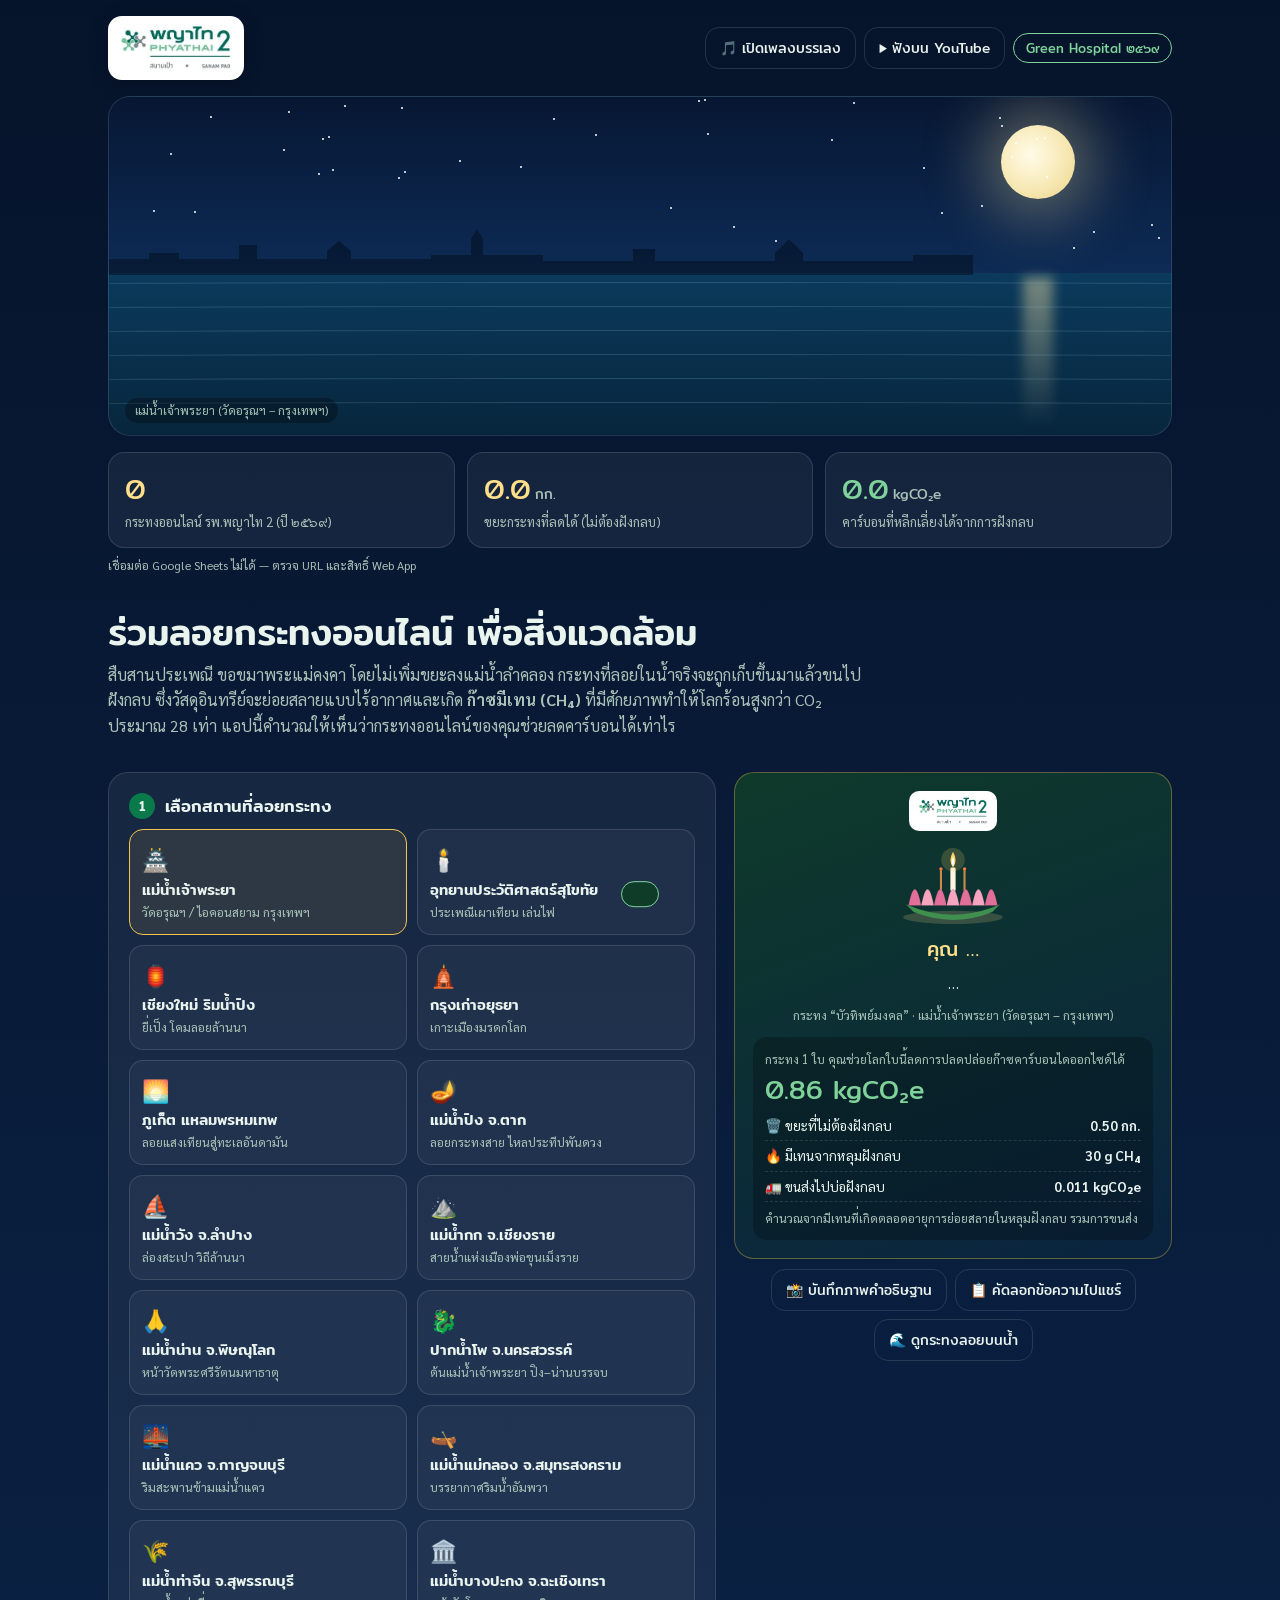
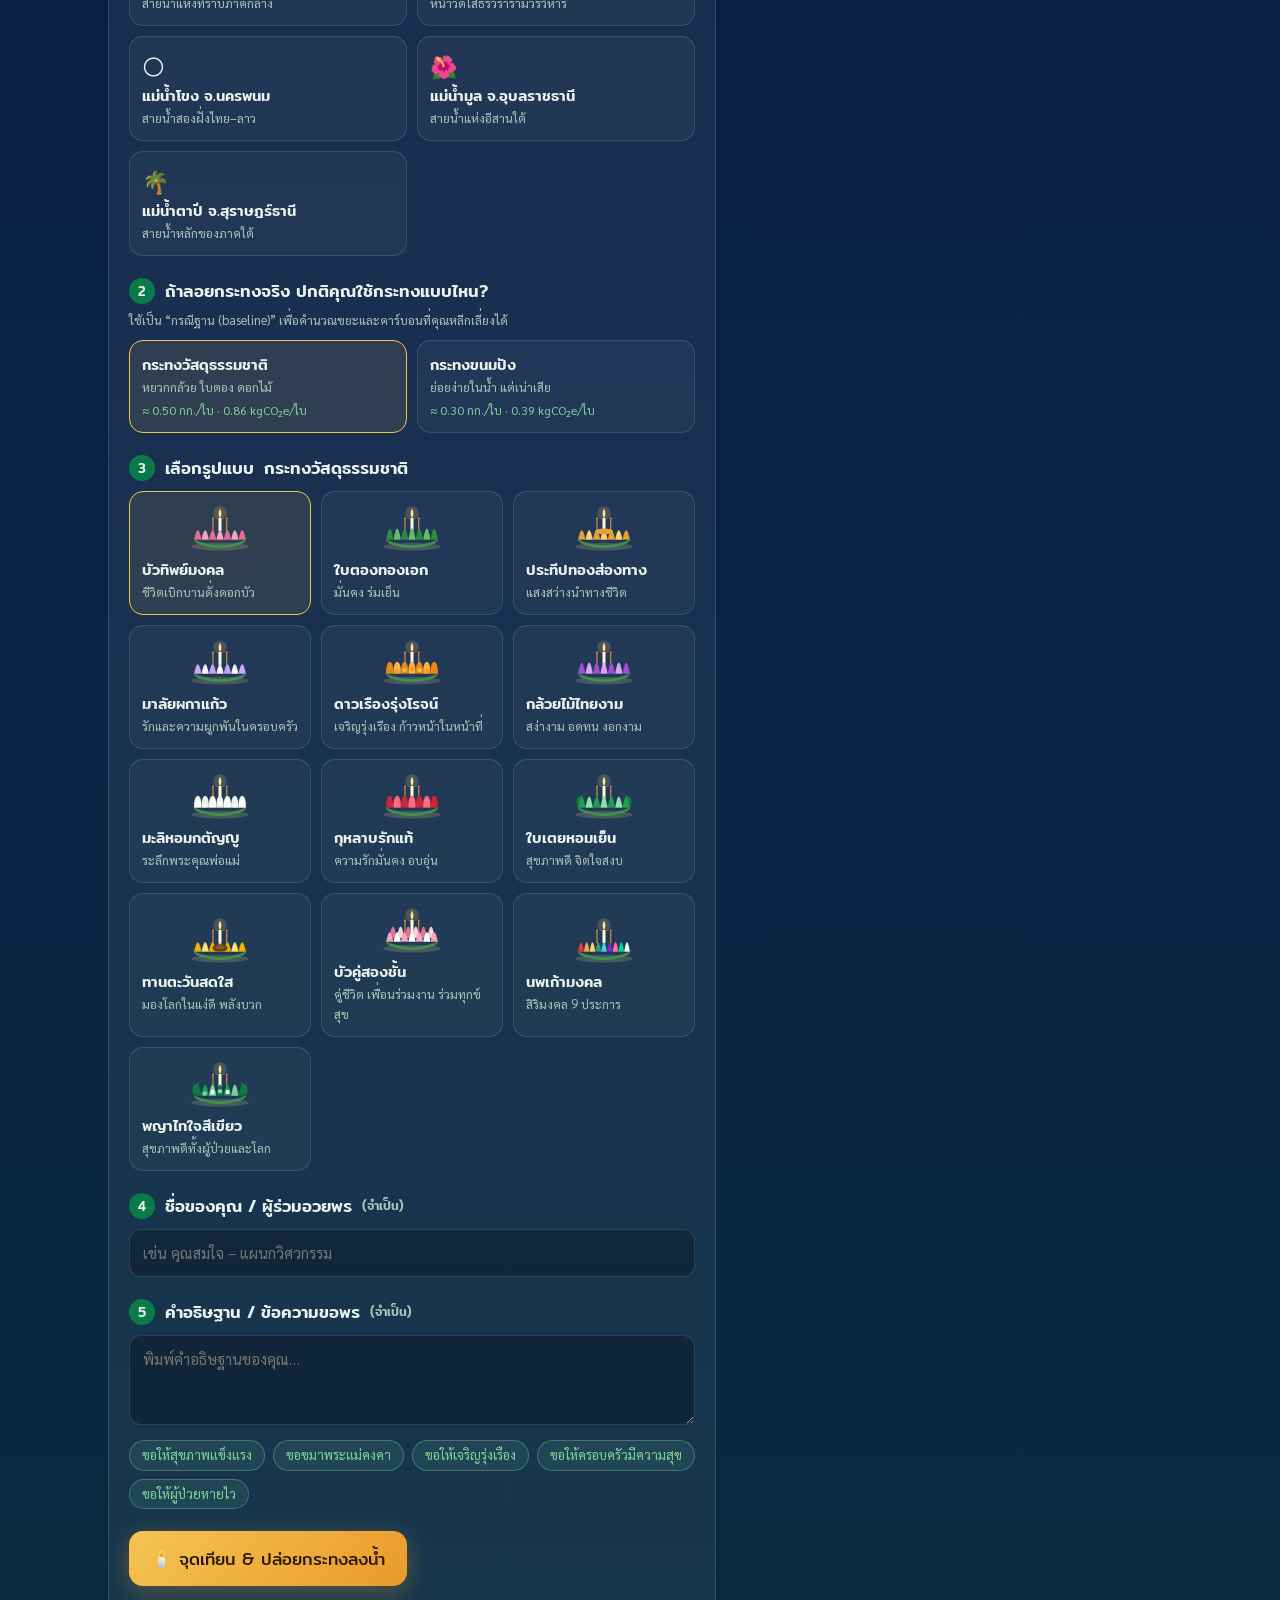
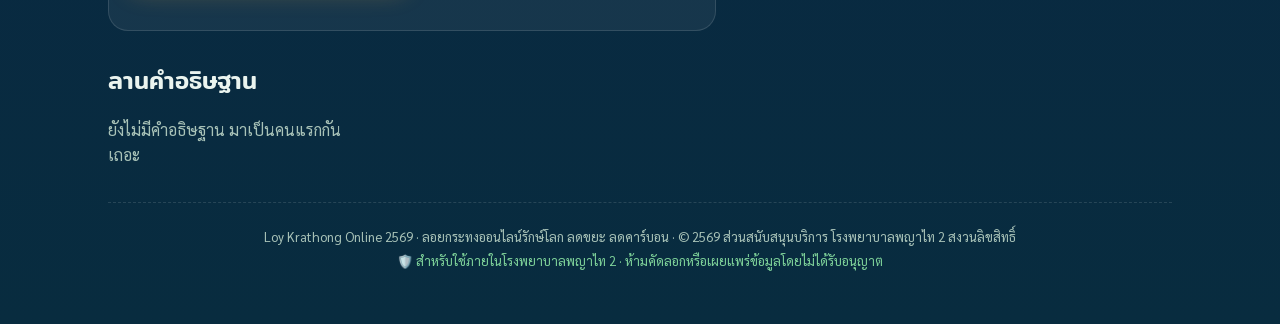
<file: index.html>
<!DOCTYPE html>
<html lang="th">
<head>
<meta charset="UTF-8">
<meta name="viewport" content="width=device-width, initial-scale=1">
<title>ลอยกระทงออนไลน์ 2569 + คาร์บอนฟุตพริ้นท์ | รพ.พญาไท 2</title>
<link rel="preconnect" href="https://fonts.googleapis.com">
<link href="https://fonts.googleapis.com/css2?family=Mitr:wght@400;500;600&family=Sarabun:wght@300;400;600;700&display=swap" rel="stylesheet">
<style>
:root{
  --green:#0a7a4b; --green2:#12a160; --leaf:#7fd39a; --gold:#f5c451; --gold2:#ffdf8a;
  --night:#06142b; --night2:#0b2347; --water:#0b3a5c; --ink:#eaf4ef; --muted:#a9c3b8;
  --card:rgba(255,255,255,.06); --line:rgba(255,255,255,.12); --warn:#ff9f6b; --red:#ff6b6b;
}
*{box-sizing:border-box}
html,body{margin:0}
body{font-family:Sarabun,system-ui,sans-serif;color:var(--ink);background:linear-gradient(180deg,var(--night) 0%,var(--night2) 55%,#082c3f 100%);min-height:100vh;line-height:1.6}
h1,h2,h3,.mitr{font-family:Mitr,Sarabun,sans-serif;font-weight:500;line-height:1.3}
a{color:var(--gold2)}
.wrap{max-width:1100px;margin:0 auto;padding:0 18px}
header{display:flex;align-items:center;justify-content:space-between;gap:12px;padding:16px 0;flex-wrap:wrap}
.brand{display:flex;align-items:center;gap:10px}
.logo{width:40px;height:40px;border-radius:10px;background:var(--green);display:grid;place-items:center;font-family:Mitr;font-weight:600;color:#fff;box-shadow:0 0 0 2px rgba(255,255,255,.15)}
.logoimg{height:64px;width:auto;background:#fff;border-radius:14px;padding:6px 10px;box-shadow:0 4px 18px rgba(0,0,0,.25)}
@media(max-width:600px){.logoimg{height:52px}}
.brand b{font-family:Mitr;letter-spacing:.04em;font-weight:500}
.brand small{display:block;color:var(--muted);font-size:12px;margin-top:-2px}
.hdr-r{display:flex;gap:8px;align-items:center;flex-wrap:wrap}
.music{font-size:13px;padding:7px 12px;text-decoration:none;display:inline-block}
.music[aria-pressed=true]{border-color:var(--gold);color:var(--gold2)}
.badge{border:1px solid var(--leaf);color:var(--leaf);padding:4px 12px;border-radius:99px;font-size:13px;font-family:Mitr}

/* river scene */
.scene{position:relative;height:340px;border-radius:22px;overflow:hidden;background:linear-gradient(180deg,#071733 0%,#0d2b55 52%,#0b3a5c 52%,#07263d 100%);border:1px solid var(--line)}
.moon{position:absolute;right:9%;top:28px;width:74px;height:74px;border-radius:50%;background:radial-gradient(circle at 40% 40%,#fffbe8,#f6e7b0 60%,#e9cf86);box-shadow:0 0 60px 18px rgba(255,236,170,.35)}
.moonrefl{position:absolute;right:calc(9% + 22px);top:180px;width:30px;height:150px;background:linear-gradient(180deg,rgba(255,236,170,.45),transparent);filter:blur(6px);animation:shimmer 3s ease-in-out infinite}
@keyframes shimmer{50%{opacity:.5;transform:scaleX(1.4)}}
.star{position:absolute;width:2px;height:2px;background:#fff;border-radius:50%;animation:tw 3s infinite}
@keyframes tw{50%{opacity:.2}}
.skyline{position:absolute;left:0;right:0;top:128px;height:50px;opacity:.55}
.wave{position:absolute;left:-50%;width:200%;height:14px;border-radius:50%;border-top:1px solid rgba(160,220,255,.18);animation:wv 9s linear infinite}
@keyframes wv{to{transform:translateX(25%)}}
.kt{position:absolute;width:74px;transform-origin:50% 80%;animation:drift linear forwards}
.kt .bob{animation:bob 3.2s ease-in-out infinite}
.kt .tag{position:absolute;top:-22px;left:50%;transform:translateX(-50%);white-space:nowrap;font-size:11px;background:rgba(0,0,0,.35);padding:1px 8px;border-radius:99px;color:var(--gold2);max-width:140px;overflow:hidden;text-overflow:ellipsis}
@keyframes drift{from{left:-90px}to{left:105%}}
@keyframes bob{0%,100%{transform:translateY(0) rotate(-2deg)}50%{transform:translateY(-5px) rotate(2deg)}}
.flame{animation:fl .25s ease-in-out infinite alternate;transform-origin:50% 100%}
@keyframes fl{to{transform:scaleY(1.15) scaleX(.9)}}
.scene .label{position:absolute;left:16px;bottom:12px;font-size:12px;color:var(--muted);background:rgba(0,0,0,.3);padding:3px 10px;border-radius:99px}

/* stats */
.stats{display:grid;grid-template-columns:repeat(3,1fr);gap:12px;margin:16px 0 8px}
.stat{background:var(--card);border:1px solid var(--line);border-radius:16px;padding:14px 16px}
.stat .n{font-family:Mitr;font-size:28px;color:var(--gold2)}
.stat .n small{font-size:14px;color:var(--muted);margin-left:4px}
.stat .l{font-size:13px;color:var(--muted)}
.stat.co2 .n{color:var(--leaf)}
@media(max-width:760px){.stats{grid-template-columns:1fr}}

section{margin:34px 0}
.intro h1{font-size:clamp(24px,4vw,36px);margin:8px 0 6px}
.intro p{color:var(--muted);max-width:760px;margin:0}
.panel{background:var(--card);border:1px solid var(--line);border-radius:20px;padding:20px}
.step{margin-bottom:22px}
.step h3{margin:0 0 10px;font-size:17px;display:flex;gap:10px;align-items:center}
.num{width:26px;height:26px;border-radius:50%;background:var(--green);display:inline-grid;place-items:center;font-size:13px;flex:none}
.opts{display:grid;gap:10px}
.opts.loc{grid-template-columns:repeat(auto-fill,minmax(190px,1fr))}
.opts.des{grid-template-columns:repeat(auto-fill,minmax(150px,1fr))}
.opts.base{grid-template-columns:repeat(auto-fill,minmax(210px,1fr))}
.opt{background:rgba(255,255,255,.04);border:1.5px solid var(--line);border-radius:14px;padding:12px;cursor:pointer;color:var(--ink);text-align:left;font:inherit;transition:.15s}
.opt:hover{border-color:rgba(255,255,255,.3)}
.opt[aria-pressed=true]{border-color:var(--gold);background:rgba(245,196,81,.1)}
.opt b{display:block;font-family:Mitr;font-weight:500;font-size:15px}
.opt span{font-size:12.5px;color:var(--muted);display:block}
.opt .ico{font-size:22px}
.opt svg{display:block;margin:0 auto 6px}
.opt .ef{color:var(--leaf);font-size:12px;margin-top:4px}
.opt .ef.bad{color:var(--warn)}
label.f{display:block;font-size:14px;color:var(--muted);margin-bottom:6px}
input[type=text],textarea,input[type=number],select{width:100%;background:rgba(0,0,0,.25);border:1.5px solid var(--line);border-radius:12px;padding:11px 13px;color:var(--ink);font:inherit;font-size:15px}
input:focus,textarea:focus,select:focus{outline:none;border-color:var(--gold)}
textarea{min-height:90px;resize:vertical}
.tags{display:flex;gap:8px;flex-wrap:wrap;margin-top:8px}
.tag-b{background:rgba(127,211,154,.1);border:1px solid rgba(127,211,154,.35);color:var(--leaf);border-radius:99px;padding:4px 12px;font:inherit;font-size:13px;cursor:pointer}
.btn{background:linear-gradient(135deg,var(--gold),#e99a2c);color:#2a1700;border:0;border-radius:14px;padding:14px 22px;font-family:Mitr;font-size:17px;cursor:pointer;box-shadow:0 6px 24px rgba(245,170,60,.3)}
.btn:disabled{opacity:.5;cursor:not-allowed}
.btn.ghost{background:transparent;color:var(--ink);border:1.5px solid var(--line);box-shadow:none;font-size:14px;padding:9px 14px}
.err{color:var(--red);font-size:13px;min-height:18px;margin-top:6px}
.grid2{display:grid;grid-template-columns:1.25fr .9fr;gap:18px;align-items:start}
@media(max-width:900px){.grid2{grid-template-columns:1fr}}
.preview{position:sticky;top:12px}
.cert{background:linear-gradient(160deg,#0e3a2a,#0a2340);border:1px solid rgba(245,196,81,.35);border-radius:20px;padding:18px;text-align:center}
.cert .who{font-family:Mitr;font-size:20px;color:var(--gold2)}
.cert .wish{font-size:15px;margin:6px 0 10px;min-height:24px;word-break:break-word}
.cert .where{font-size:12.5px;color:var(--muted)}
.co2box{margin-top:12px;background:rgba(0,0,0,.25);border-radius:14px;padding:12px;text-align:left;font-size:13.5px}
.co2box .big{font-family:Mitr;font-size:26px;color:var(--leaf)}
.row{display:flex;justify-content:space-between;gap:8px;border-bottom:1px dashed var(--line);padding:4px 0}
.row:last-child{border:0}
.muted{color:var(--muted)}
.small{font-size:12.5px}

/* wall */
.wall{display:grid;grid-template-columns:repeat(auto-fill,minmax(230px,1fr));gap:12px}
.wcard{background:var(--card);border:1px solid var(--line);border-radius:14px;padding:12px 14px;display:flex;gap:10px}
.wcard svg{flex:none}
.wcard b{font-family:Mitr;font-weight:500;color:var(--gold2)}
.wcard p{margin:2px 0;font-size:14px;word-break:break-word}
.wcard .meta{font-size:11.5px;color:var(--muted)}

/* calculator */
table{width:100%;border-collapse:collapse;font-size:14px}
th,td{padding:8px 8px;border-bottom:1px solid var(--line);text-align:right;vertical-align:top}
th:first-child,td:first-child{text-align:left}
th{font-family:Mitr;font-weight:400;color:var(--muted);font-size:13px}
tfoot td{font-weight:700;color:var(--gold2)}
.tbl{overflow-x:auto}
.calc-in{display:grid;grid-template-columns:repeat(3,1fr);gap:12px}
@media(max-width:700px){.calc-in{grid-template-columns:1fr}}
.bars{display:grid;gap:10px;margin-top:8px}
.bar{display:grid;grid-template-columns:150px 1fr 110px;gap:10px;align-items:center;font-size:13.5px}
.bar .t{height:22px;background:rgba(255,255,255,.06);border-radius:6px;overflow:hidden}
.bar .t i{display:block;height:100%;border-radius:6px}
@media(max-width:600px){.bar{grid-template-columns:100px 1fr 90px}}
.kpis{display:grid;grid-template-columns:repeat(3,1fr);gap:12px;margin:14px 0}
@media(max-width:700px){.kpis{grid-template-columns:1fr}}
.kpi{border-radius:14px;padding:12px 14px;border:1px solid var(--line);background:rgba(0,0,0,.2)}
.kpi .n{font-family:Mitr;font-size:24px}
details{background:rgba(0,0,0,.2);border:1px solid var(--line);border-radius:14px;padding:12px 16px;margin-top:14px}
summary{cursor:pointer;font-family:Mitr}
.params{display:grid;grid-template-columns:repeat(auto-fill,minmax(200px,1fr));gap:10px;margin-top:10px}
.params label{font-size:12.5px;color:var(--muted)}
.formula{font-family:ui-monospace,Menlo,monospace;background:rgba(0,0,0,.35);padding:10px 12px;border-radius:10px;font-size:13px;overflow-x:auto;white-space:nowrap}
.note{border-left:3px solid var(--gold);padding:8px 12px;background:rgba(245,196,81,.07);border-radius:0 10px 10px 0;font-size:13.5px;margin:12px 0}
.tabs{display:flex;gap:8px;margin-bottom:12px;flex-wrap:wrap}
footer{color:var(--muted);font-size:13px;text-align:center;padding:22px 0 50px;margin-top:20px;border-top:1px dashed var(--line);line-height:1.9}
.ft2{color:var(--leaf)}
.modal{position:fixed;inset:0;background:rgba(2,8,20,.82);display:none;align-items:center;justify-content:center;z-index:20;padding:16px}
.modal.show{display:flex}
.mbox{background:#0c2140;border:1px solid var(--line);border-radius:20px;padding:16px;max-width:440px;width:100%;max-height:94vh;overflow:auto;text-align:center}
.mbox img{width:100%;border-radius:14px;display:block;margin:10px 0;background:#081a33;min-height:120px}
.mbox h3{margin:4px 0 0}
.mact{display:flex;gap:8px;justify-content:center;flex-wrap:wrap}
.toast{position:fixed;left:50%;bottom:24px;transform:translateX(-50%) translateY(120%);background:#0f3b29;border:1px solid var(--leaf);color:#fff;padding:12px 18px;border-radius:14px;transition:.35s;z-index:9;max-width:92vw;text-align:center}
.toast.show{transform:translateX(-50%) translateY(0)}
.sync{font-size:12px;color:var(--muted)}
</style>
</head>
<body>
<div class="wrap">
<header>
  <div class="brand"><img class="logoimg" alt="โลโก้โรงพยาบาลพญาไท 2 สนามเป้า" src="[data-uri]"></div>
  <div class="hdr-r">
    <button class="btn ghost music" id="musicBtn" aria-pressed="false">🎵 เปิดเพลงบรรเลง</button>
    <a class="btn ghost music" href="https://www.youtube.com/watch?v=CMEkHkX_dkg" target="_blank" rel="noopener">▶ ฟังบน YouTube</a>
    <span class="badge">Green Hospital ๒๕๖๙</span>
  </div>
</header>

<div class="scene" id="scene" aria-label="ภาพแม่น้ำและกระทงที่ลอยอยู่">
  <div class="moon"></div><div class="moonrefl"></div>
  <svg class="skyline" viewBox="0 0 1000 50" preserveAspectRatio="none"><path fill="#04101f" d="M0 50V34h40v-6h30v6h60V20h18v14h70v-8l12-10 12 10v8h80V30h40V14l6-10 6 10v16h60v6h90V24h22v12h120V28l14-14 14 14v8h110V30h60v20z"/></svg>
  <div id="waves"></div>
  <div id="river"></div>
  <div class="label" id="sceneLabel">แม่น้ำเจ้าพระยา (วัดอรุณฯ – กรุงเทพฯ)</div>
</div>

<div class="stats">
  <div class="stat"><div class="n" id="sCount">0</div><div class="l">กระทงออนไลน์ รพ.พญาไท 2 (ปี ๒๕๖๙)</div></div>
  <div class="stat"><div class="n" id="sKg">0<small>กก.</small></div><div class="l">ขยะกระทงที่ลดได้ (ไม่ต้องฝังกลบ)</div></div>
  <div class="stat co2"><div class="n" id="sCo2">0<small>kgCO₂e</small></div><div class="l">คาร์บอนที่หลีกเลี่ยงได้จากการฝังกลบ</div></div>
</div>
<div class="sync" id="sync">กำลังเชื่อมต่อลานคำอธิษฐาน…</div>

<section class="intro">
  <h1>ร่วมลอยกระทงออนไลน์ เพื่อสิ่งแวดล้อม</h1>
  <p>สืบสานประเพณี ขอขมาพระแม่คงคา โดยไม่เพิ่มขยะลงแม่น้ำลำคลอง กระทงที่ลอยในน้ำจริงจะถูกเก็บขึ้นมาแล้วขนไปฝังกลบ ซึ่งวัสดุอินทรีย์จะย่อยสลายแบบไร้อากาศและเกิด <b>ก๊าซมีเทน (CH₄)</b> ที่มีศักยภาพทำให้โลกร้อนสูงกว่า CO₂ ประมาณ 28 เท่า แอปนี้คำนวณให้เห็นว่ากระทงออนไลน์ของคุณช่วยลดคาร์บอนได้เท่าไร</p>
</section>

<section class="grid2" id="form">
  <div class="panel">
    <div class="step"><h3><span class="num">1</span>เลือกสถานที่ลอยกระทง</h3><div class="opts loc" id="locOpts"></div></div>
    <div class="step"><h3><span class="num">2</span>ถ้าลอยกระทงจริง ปกติคุณใช้กระทงแบบไหน?</h3>
      <p class="small muted" style="margin:-4px 0 10px">ใช้เป็น “กรณีฐาน (baseline)” เพื่อคำนวณขยะและคาร์บอนที่คุณหลีกเลี่ยงได้</p>
      <div class="opts base" id="baseOpts"></div></div>
    <div class="step"><h3><span class="num">3</span>เลือกรูปแบบ<span id="desTitle">กระทงวัสดุธรรมชาติ</span></h3><div class="opts des" id="desOpts"></div></div>
    <div class="step"><h3><span class="num">4</span>ชื่อของคุณ / ผู้ร่วมอวยพร <span class="small muted">(จำเป็น)</span></h3>
      <input type="text" id="name" maxlength="40" placeholder="เช่น คุณสมใจ – แผนกวิศวกรรม"></div>
    <div class="step"><h3><span class="num">5</span>คำอธิษฐาน / ข้อความขอพร <span class="small muted">(จำเป็น)</span></h3>
      <textarea id="wish" maxlength="200" placeholder="พิมพ์คำอธิษฐานของคุณ…"></textarea>
      <div class="tags" id="tags"></div></div>
    <button class="btn" id="launch">🕯️ จุดเทียน & ปล่อยกระทงลงน้ำ</button>
    <div class="err" id="err"></div>
  </div>

  <div class="preview">
    <div class="cert" id="cert">
      <img alt="โรงพยาบาลพญาไท 2" src="[data-uri]" style="height:40px;background:#fff;border-radius:10px;padding:4px 8px;margin-bottom:6px">
      <div id="cSvg"></div>
      <div class="who" id="cName">คุณ …</div>
      <div class="wish" id="cWish">…</div>
      <div class="where" id="cWhere"></div>
      <div class="co2box">
        <div class="muted small">กระทง 1 ใบ คุณช่วยโลกใบนี้ลดการปลดปล่อยก๊าซคาร์บอนไดออกไซด์ได้</div>
        <div class="big" id="cCo2">0 kgCO₂e</div>
        <div class="row"><span>🗑️ ขยะที่ไม่ต้องฝังกลบ</span><b id="cKg">0 กก.</b></div>
        <div class="row"><span>🔥 มีเทนจากหลุมฝังกลบ</span><b id="cCh4">0 g CH₄</b></div>
        <div class="row"><span>🚛 ขนส่งไปบ่อฝังกลบ</span><b id="cTr">0 kgCO₂e</b></div>
        <div class="small muted" id="cNote" style="margin-top:6px"></div>
      </div>
    </div>
    <div style="display:flex;gap:8px;margin-top:10px;justify-content:center;flex-wrap:wrap">
      <button class="btn ghost" id="imgBtn">📸 บันทึกภาพคำอธิษฐาน</button>
      <button class="btn ghost" id="copyBtn">📋 คัดลอกข้อความไปแชร์</button>
      <button class="btn ghost" onclick="document.getElementById('scene').scrollIntoView({behavior:'smooth'})">🌊 ดูกระทงลอยบนน้ำ</button>
    </div>
  </div>
</section>

<section>
  <h2>ลานคำอธิษฐาน</h2>
  <div class="wall" id="wall"><div class="muted">ยังไม่มีคำอธิษฐาน มาเป็นคนแรกกันเถอะ</div></div>
</section>



<footer>
  <div>Loy Krathong Online 2569 · ลอยกระทงออนไลน์รักษ์โลก ลดขยะ ลดคาร์บอน · © 2569 ส่วนสนับสนุนบริการ โรงพยาบาลพญาไท 2 สงวนลิขสิทธิ์</div>
  <div class="ft2">🛡️ สำหรับใช้ภายในโรงพยาบาลพญาไท 2 · ห้ามคัดลอกหรือเผยแพร่ข้อมูลโดยไม่ได้รับอนุญาต</div>
</footer>
</div>
<div class="toast" id="toast"></div>
<div class="modal" id="shareModal" role="dialog" aria-modal="true" aria-labelledby="mTitle">
  <div class="mbox">
    <h3 id="mTitle">🙏 ลอยกระทงเรียบร้อยแล้ว</h3>
    <div class="small muted">บันทึกภาพไปแชร์ต่อบน Facebook, LINE, Instagram ได้เลย</div>
    <img id="mImg" alt="ภาพกระทงพร้อมคำอธิษฐาน">
    <div class="mact">
      <button class="btn" id="mSave" style="font-size:15px;padding:11px 18px">⬇️ ดาวน์โหลดภาพ</button>
      <button class="btn ghost" id="mCopy">📋 คัดลอกข้อความ</button>
      <button class="btn ghost" id="mClose">ปิด</button>
    </div>
    <div class="small muted" id="mHint" style="margin-top:8px"></div>
  </div>
</div>

<script>
(function(){
"use strict";
/* ---------- data ---------- */
const LOCS=[
 {id:"bkk",ico:"🏯",t:"แม่น้ำเจ้าพระยา",d:"วัดอรุณฯ / ไอคอนสยาม กรุงเทพฯ",lab:"แม่น้ำเจ้าพระยา (วัดอรุณฯ – กรุงเทพฯ)"},
 {id:"skt",ico:"🕯️",t:"อุทยานประวัติศาสตร์สุโขทัย",d:"ประเพณีเผาเทียน เล่นไฟ",lab:"อุทยานประวัติศาสตร์สุโขทัย"},
 {id:"cnx",ico:"🏮",t:"เชียงใหม่ ริมน้ำปิง",d:"ยี่เป็ง โคมลอยล้านนา",lab:"แม่น้ำปิง เชียงใหม่"},
 {id:"ayt",ico:"🛕",t:"กรุงเก่าอยุธยา",d:"เกาะเมืองมรดกโลก",lab:"คุ้งน้ำกรุงเก่า พระนครศรีอยุธยา"},
 {id:"hkt",ico:"🌅",t:"ภูเก็ต แหลมพรหมเทพ",d:"ลอยแสงเทียนสู่ทะเลอันดามัน",lab:"ทะเลอันดามัน ภูเก็ต"},
 {id:"tak",ico:"🪔",t:"แม่น้ำปิง จ.ตาก",d:"ลอยกระทงสาย ไหลประทีปพันดวง",lab:"แม่น้ำปิง จังหวัดตาก"},
 {id:"lpg",ico:"⛵",t:"แม่น้ำวัง จ.ลำปาง",d:"ล่องสะเปา วิถีล้านนา",lab:"แม่น้ำวัง จังหวัดลำปาง"},
 {id:"cri",ico:"⛰️",t:"แม่น้ำกก จ.เชียงราย",d:"สายน้ำแห่งเมืองพ่อขุนเม็งราย",lab:"แม่น้ำกก จังหวัดเชียงราย"},
 {id:"plk",ico:"🙏",t:"แม่น้ำน่าน จ.พิษณุโลก",d:"หน้าวัดพระศรีรัตนมหาธาตุ",lab:"แม่น้ำน่าน จังหวัดพิษณุโลก"},
 {id:"nsn",ico:"🐉",t:"ปากน้ำโพ จ.นครสวรรค์",d:"ต้นแม่น้ำเจ้าพระยา ปิง–น่านบรรจบ",lab:"ปากน้ำโพ ต้นแม่น้ำเจ้าพระยา นครสวรรค์"},
 {id:"kri",ico:"🌉",t:"แม่น้ำแคว จ.กาญจนบุรี",d:"ริมสะพานข้ามแม่น้ำแคว",lab:"แม่น้ำแคว จังหวัดกาญจนบุรี"},
 {id:"ska",ico:"🛶",t:"แม่น้ำแม่กลอง จ.สมุทรสงคราม",d:"บรรยากาศริมน้ำอัมพวา",lab:"แม่น้ำแม่กลอง จังหวัดสมุทรสงคราม"},
 {id:"spb",ico:"🌾",t:"แม่น้ำท่าจีน จ.สุพรรณบุรี",d:"สายน้ำแห่งที่ราบภาคกลาง",lab:"แม่น้ำท่าจีน จังหวัดสุพรรณบุรี"},
 {id:"cco",ico:"🏛️",t:"แม่น้ำบางปะกง จ.ฉะเชิงเทรา",d:"หน้าวัดโสธรวรารามวรวิหาร",lab:"แม่น้ำบางปะกง จังหวัดฉะเชิงเทรา"},
 {id:"nkp",ico:"🌕",t:"แม่น้ำโขง จ.นครพนม",d:"สายน้ำสองฝั่งไทย–ลาว",lab:"แม่น้ำโขง จังหวัดนครพนม"},
 {id:"ubn",ico:"🌺",t:"แม่น้ำมูล จ.อุบลราชธานี",d:"สายน้ำแห่งอีสานใต้",lab:"แม่น้ำมูล จังหวัดอุบลราชธานี"},
 {id:"sni",ico:"🌴",t:"แม่น้ำตาปี จ.สุราษฎร์ธานี",d:"สายน้ำหลักของภาคใต้",lab:"แม่น้ำตาปี จังหวัดสุราษฎร์ธานี"}
];
const DES=[
 {id:"lotus",t:"บัวทิพย์มงคล",d:"ชีวิตเบิกบานดั่งดอกบัว",cols:["#e0709a","#f6a5c0"],shape:"point"},
 {id:"leaf",t:"ใบตองทองเอก",d:"มั่นคง ร่มเย็น",cols:["#2f8a45","#5fbf6a"],shape:"tall"},
 {id:"lamp",t:"ประทีปทองส่องทาง",d:"แสงสว่างนำทางชีวิต",cols:["#e0a33a","#ffd36b"],shape:"point",deco:"lamp"},
 {id:"garland",t:"มาลัยผกาแก้ว",d:"รักและความผูกพันในครอบครัว",cols:["#c9a7ff","#f2f2f2"],shape:"point",beads:["#fff","#c9a7ff"]},
 {id:"marigold",t:"ดาวเรืองรุ่งโรจน์",d:"เจริญรุ่งเรือง ก้าวหน้าในหน้าที่",cols:["#e8891c","#ffb347"],shape:"round",beads:["#ff9a1f","#ffc04d"]},
 {id:"orchid",t:"กล้วยไม้ไทยงาม",d:"สง่างาม อดทน งอกงาม",cols:["#9b4fd1","#d7a6f5"],shape:"tall"},
 {id:"jasmine",t:"มะลิหอมกตัญญู",d:"ระลึกพระคุณพ่อแม่",cols:["#ffffff","#e9f3e9"],shape:"round",beads:["#fff","#fff"]},
 {id:"rose",t:"กุหลาบรักแท้",d:"ความรักมั่นคง อบอุ่น",cols:["#c9283e","#ff6b81"],shape:"round"},
 {id:"pandan",t:"ใบเตยหอมเย็น",d:"สุขภาพดี จิตใจสงบ",cols:["#1f9e57","#8fe0a5"],shape:"tall",deco:"leaves"},
 {id:"sunflower",t:"ทานตะวันสดใส",d:"มองโลกในแง่ดี พลังบวก",cols:["#f0b400","#ffe066"],shape:"point",deco:"sun"},
 {id:"twin",t:"บัวคู่สองชั้น",d:"คู่ชีวิต เพื่อนร่วมงาน ร่วมทุกข์สุข",cols:["#f6a5c0","#ffffff"],shape:"point",double:["#e0709a","#ffd1df"]},
 {id:"nopphakao",t:"นพเก้ามงคล",d:"สิริมงคล 9 ประการ",cols:["#e63946","#f4a261","#ffd166","#2a9d8f","#4cc9f0","#7b2cbf","#ff70a6","#06d6a0","#f1faee"],shape:"point",petals:9},
 {id:"green",t:"พญาไทใจสีเขียว",d:"สุขภาพดีทั้งผู้ป่วยและโลก",cols:["#0a7a4b","#12a160","#7fd39a"],shape:"tall",deco:"leaves",beads:["#7fd39a","#fff"]},
 {id:"b_gold",mat:"bread",t:"ขนมปังบัวทอง",d:"อิ่มบุญ อิ่มใจ เป็นอาหารปลา",cols:["#c98d4a","#e8b874"],shape:"point",base:"#b27536"},
 {id:"b_pandan",mat:"bread",t:"ขนมปังใบเตย",d:"สุขภาพแข็งแรง สดชื่น",cols:["#7fb86a","#b7dc8f"],shape:"round",base:"#b27536"},
 {id:"b_anchan",mat:"bread",t:"ขนมปังดอกอัญชัน",d:"ใจสงบ เย็นสบาย",cols:["#4a5fc1","#8fa0ea"],shape:"point",base:"#b27536"},
 {id:"b_pumpkin",mat:"bread",t:"ขนมปังฟักทอง",d:"มั่งคั่ง มีโชคลาภ",cols:["#e07b22","#f6b26b"],shape:"round",base:"#b27536"},
 {id:"b_garland",mat:"bread",t:"ขนมปังมาลัยรวงข้าว",d:"อุดมสมบูรณ์ ข้าวปลาบริบูรณ์",cols:["#d9a35c","#f1cf94"],shape:"tall",base:"#b27536",beads:["#f5e6c4","#e8b874"]}
];
const desFor=b=>DES.filter(x=>(x.mat||"nat")===b);
const BASES=[
 {id:"nat",t:"กระทงวัสดุธรรมชาติ",d:"หยวกกล้วย ใบตอง ดอกไม้"},
 {id:"bread",t:"กระทงขนมปัง",d:"ย่อยง่ายในน้ำ แต่เน่าเสีย"},
];
const TAGS=["ขอให้สุขภาพแข็งแรง","ขอขมาพระแม่คงคา","ขอให้เจริญรุ่งเรือง","ขอให้ครอบครัวมีความสุข","ขอให้ผู้ป่วยหายไว"];

/* materials: DOC (wet) */
const MAT={garden:{t:"หยวกกล้วย/ใบตอง/ดอกไม้",doc:.20,compost:true},food:{t:"ขนมปัง",doc:.15,compost:true},wood:{t:"ไม้กลัด/ไม้ไผ่/ธูป",doc:.43,compost:true},foam:{t:"โฟม (พอลิสไตรีน)",doc:0},wax:{t:"เทียน (พาราฟิน)",doc:0},metal:{t:"ตะปู/เข็มหมุด",doc:0}};
const COMP0={
 nat:{garden:.46,wood:.02,wax:.02},
 bread:{food:.28,garden:.01,wood:.005,wax:.005},
 foam:{foam:.05,garden:.03,wax:.015,metal:.005}
};
const P0={docf:.5,mcf:1.0,f:.5,ox:.1,gwp:28,km:70,kmpl:3.5,payload:5000,efd:2.7406,efe:.4750,cCH4:4,cN2O:.3,gwpN2O:265,gpps:3.2281};
let P=Object.assign({},P0), COMP=JSON.parse(JSON.stringify(COMP0));
const PLAB={docf:["DOCf สัดส่วน DOC ที่ย่อยสลาย","IPCC default 0.5"],mcf:["MCF บ่อฝังกลบ","1.0 = sanitary landfill แบบไร้อากาศ"],f:["F สัดส่วน CH₄ ในก๊าซ","IPCC 0.5"],ox:["OX ออกซิเดชัน","0.1 = บ่อที่มีดินกลบ"],gwp:["GWP ของ CH₄","AR5 = 28 · AR6 = 27.9"],km:["ระยะทางไปบ่อฝังกลบ (กม./เที่ยว)","ปรับตามจริง"],kmpl:["อัตราสิ้นเปลืองรถขยะ (กม./ลิตร)","สมมติฐาน"],payload:["น้ำหนักบรรทุกต่อเที่ยว (กก.)","สมมติฐาน"],efd:["EF ดีเซล (kgCO₂e/ลิตร)","อบก."],efe:["EF ไฟฟ้า (kgCO₂e/kWh)","อบก. 2569"]};

/* ---------- calc ---------- */
const efCH4=doc=>doc*P.docf*P.mcf*P.f*(16/12)*(1-P.ox);           // kg CH4 per kg waste
const trPerKg=()=>((P.km*2)/P.kmpl)*P.efd/P.payload;             // kgCO2e per kg
function perKrathong(type){
  const c=COMP[type]; if(!c) return {w:0,ch4:0,lf:0,tr:0,tot:0,org:0,compost:0};
  let w=0,ch4=0,org=0;
  for(const k in c){const m=c[k]; w+=m; ch4+=m*efCH4(MAT[k].doc); if(MAT[k].compost) org+=m;}
  const lf=ch4*P.gwp, tr=w*trPerKg();
  const compost=org*(P.cCH4/1000*P.gwp+P.cN2O/1000*P.gwpN2O) + (w-org)*trPerKg() + org*trPerKg()*.3; // compost on-site/nearby: 30% of haul
  return {w,ch4,lf,tr,tot:lf+tr,org,compost};
}
const fmt=(n,d=0)=>Number(n).toLocaleString("th-TH",{minimumFractionDigits:d,maximumFractionDigits:d});
const fmtA=n=>n>=1000?fmt(n/1000,2)+" tCO₂e":fmt(n,n<10?2:0)+" kgCO₂e";

/* ---------- svg krathong ---------- */
function ktSvg(desId,size){
  const d=DES.find(x=>x.id===desId)||DES[0]; const s=size||74;
  const petalPath=(x,w,shape,baseY,topY)=>shape==="round"
    ?`M${x} ${baseY} C${x-1} ${topY+4} ${x+w+1} ${topY+4} ${x+w} ${baseY}Z`
    :`M${x} ${baseY} Q${x+w/2} ${shape==="tall"?topY-5:topY} ${x+w} ${baseY}Z`;
  const row=(n,cols,baseY,topY,shape,x0,x1)=>{let o="";const w=(x1-x0)/n;
    for(let i=0;i<n;i++)o+=`<path d="${petalPath(x0+i*w,w,shape,baseY,topY)}" fill="${cols[i%cols.length]}" stroke="rgba(0,0,0,.18)" stroke-width=".5"/>`;return o;};
  let back="",front="",deco="";
  if(d.double) back=row(6,d.double,42,12,d.shape,12,72);
  if(d.deco==="leaves") back+=`<path d="M8 46 Q2 34 14 30 Q14 40 20 46Z" fill="#1d7a43"/><path d="M76 46 Q82 34 70 30 Q70 40 64 46Z" fill="#1d7a43"/>`;
  front=row(d.petals||7,d.cols,47,22,d.shape,8,76);
  if(d.beads){for(let i=0;i<5;i++)deco+=`<circle cx="${22+i*10}" cy="${44-(i===2?3:i%2?2:0)}" r="3" fill="${d.beads[i%2]}" stroke="rgba(0,0,0,.15)" stroke-width=".4"/>`;}
  if(d.deco==="sun") deco+=`<ellipse cx="42" cy="42" rx="10" ry="5" fill="#6b3f12"/><ellipse cx="42" cy="41" rx="6" ry="2.5" fill="#8a5a22"/>`;
  if(d.deco==="lamp") deco+=`<ellipse cx="42" cy="36" rx="12" ry="4" fill="#e0a33a"/>`;
  return `<svg width="${s}" height="${s*0.75}" viewBox="0 0 84 63" aria-hidden="true">
   <ellipse cx="42" cy="56" rx="38" ry="5" fill="rgba(255,220,140,.18)"/>
   <path d="M6 46 Q42 62 78 46 L72 52 Q42 64 12 52Z" fill="${d.base||"#3f8f4f"}"/>
   ${back}
   <rect x="40" y="18" width="4" height="18" rx="1" fill="#fff6dd"/>
   <rect x="32" y="20" width="1.6" height="16" fill="#c98b4a"/><rect x="50" y="20" width="1.6" height="16" fill="#c98b4a"/>
   <circle cx="32.8" cy="19" r="1.3" fill="#ff7a3c"/><circle cx="50.8" cy="19" r="1.3" fill="#ff7a3c"/>
   ${front}${deco}
   <circle cx="42" cy="12" r="9" fill="#ffd26e" fill-opacity=".18"/>
   <g class="flame"><path d="M42 6 Q46 13 42 18 Q38 13 42 6Z" fill="#ffd36b"/><path d="M42 10 Q44 14 42 17 Q40 14 42 10Z" fill="#fff"/></g></svg>`;
}

/* ---------- state ---------- */
const st={loc:"bkk",des:"lotus",base:"nat"};
const SHEET_WEBHOOK='https://script.google.com/macros/s/AKfycbz_-E6eH_4aVqXsuqtDsFGrq-1wS9KZa2CIPGc7HpQ763yaX-jv-EbPd8rB3A_nKB0/exec';
let wishes=[]; let online=false;
const $=id=>document.getElementById(id);
const esc=s=>String(s==null?"":s).replace(/[&<>"']/g,c=>({"&":"&amp;","<":"&lt;",">":"&gt;",'"':"&quot;","'":"&#39;"}[c]));

function opt(container,list,key,render){
  const el=$(container); el.innerHTML="";
  list.forEach(o=>{const b=document.createElement("button");b.type="button";b.className="opt";b.setAttribute("aria-pressed",st[key]===o.id);b.innerHTML=render(o);
    b.onclick=()=>{st[key]=o.id;[...el.children].forEach(c=>c.setAttribute("aria-pressed","false"));b.setAttribute("aria-pressed","true");if(key==="loc")$("sceneLabel").textContent=o.lab;if(key==="base")renderDesOpts();updatePreview();};el.appendChild(b);});
}
function renderBaseOpts(){
  opt("baseOpts",BASES,"base",o=>{
    if(o.id==="none") return `<b>${o.t}</b><span>${o.d}</span>`;
    const r=perKrathong(o.id);
    return `<b>${o.t}</b><span>${o.d}</span><div class="ef ${o.id==="foam"?"bad":""}">≈ ${fmt(r.w,2)} กก./ใบ · ${fmt(r.tot,2)} kgCO₂e/ใบ${o.id==="foam"?" + ตกค้างถาวร":""}</div>`;});
}
opt("locOpts",LOCS,"loc",o=>`<div class="ico">${o.ico}</div><b>${o.t}</b><span>${o.d}</span>`);
function renderDesOpts(){
  const list=desFor(st.base);
  if(!list.some(x=>x.id===st.des)) st.des=list[0].id;
  $("desTitle").textContent=st.base==="bread"?"กระทงขนมปัง":"กระทงวัสดุธรรมชาติ";
  opt("desOpts",list,"des",o=>`${ktSvg(o.id,64)}<b>${o.t}</b><span>${o.d}</span>`);
}
renderDesOpts();
renderBaseOpts();
TAGS.forEach(t=>{const b=document.createElement("button");b.type="button";b.className="tag-b";b.textContent=t;b.onclick=()=>{const w=$("wish");w.value=(w.value?w.value.trim()+" ":"")+t;updatePreview();};$("tags").appendChild(b);});
$("name").oninput=$("wish").oninput=updatePreview;

function updatePreview(){
  $("cSvg").innerHTML=ktSvg(st.des,110);
  $("cName").textContent=$("name").value.trim()||"คุณ …";
  $("cWish").textContent=$("wish").value.trim()||"…";
  const L=LOCS.find(l=>l.id===st.loc), D=DES.find(d=>d.id===st.des);
  $("cWhere").textContent=`กระทง “${D.t}” · ${L.lab}`;
  const r=perKrathong(st.base);
  $("cCo2").textContent=fmt(r.tot,2)+" kgCO₂e";
  $("cKg").textContent=fmt(r.w,2)+" กก.";
  $("cCh4").textContent=fmt(r.ch4*1000,0)+" g CH₄";
  $("cTr").textContent=fmt(r.tr,3)+" kgCO₂e";
  $("cNote").textContent= st.base==="foam" ? `โฟมแทบไม่เกิดมีเทน แต่ไม่ย่อยสลายและตกค้างในบ่อฝังกลบเป็นเวลานานมาก อีกทั้งการผลิตโฟม ${fmt(COMP.foam.foam*1000,0)} g ปล่อยคาร์บอนแฝงอีก ≈ ${fmt(COMP.foam.foam*P.gpps,2)} kgCO₂e`
    : st.base==="none" ? "ไม่ได้นับการลดขยะ แต่ยังร่วมสืบสานประเพณีและส่งคำอธิษฐานได้" : "คำนวณจากมีเทนที่เกิดตลอดอายุการย่อยสลายในหลุมฝังกลบ รวมการขนส่ง";
}

/* ---------- river ---------- */
const scene=$("scene");
for(let i=0;i<40;i++){const s=document.createElement("div");s.className="star";s.style.left=Math.random()*100+"%";s.style.top=Math.random()*45+"%";s.style.animationDelay=(Math.random()*3)+"s";scene.appendChild(s);}
for(let i=0;i<6;i++){const w=document.createElement("div");w.className="wave";w.style.top=(185+i*24)+"px";w.style.animationDuration=(7+i*2)+"s";$("waves").appendChild(w);}
function floatKt(item,delay,fresh){
  const el=document.createElement("div");el.className="kt";
  const lane=fresh?0:Math.floor(Math.random()*4);
  el.style.top=(190+lane*30)+"px"; el.style.zIndex=10+lane;
  const dur=fresh?26:22+Math.random()*18;
  el.style.animationDuration=dur+"s"; el.style.animationDelay=(delay||0)+"s";
  el.style.left="-90px";
  el.innerHTML=`<div class="bob"><span class="tag">${esc(item.name)}</span>${ktSvg(item.design,66+lane*3)}</div>`;
  $("river").appendChild(el);
  setTimeout(()=>el.remove(),(dur+(delay||0))*1000+500);
}
let loopIdx=0;
function riverLoop(){
  const pool=wishes.length?wishes:[{name:"พญาไท 2",design:"lotus"},{name:"Green Hospital",design:"leaf"},{name:"ส่วนสนับสนุนบริการ",design:"lamp"}];
  floatKt(pool[loopIdx%pool.length],0,false); loopIdx++;
}
riverLoop(); setTimeout(riverLoop,3500); setInterval(riverLoop,6500);

/* ---------- stats & wall ---------- */
function avoided(w){return perKrathong(w.base);}
function renderAll(){
  let kg=0,co2=0; wishes.forEach(w=>{const r=avoided(w);kg+=r.w;co2+=r.tot;});
  $("sCount").textContent=fmt(wishes.length);
  $("sKg").innerHTML=fmt(kg,1)+"<small>กก.</small>";
  $("sCo2").innerHTML=fmt(co2,1)+"<small>kgCO₂e</small>";
  const wall=$("wall");
  if(!wishes.length){wall.innerHTML='<div class="muted">ยังไม่มีคำอธิษฐาน มาเป็นคนแรกกันเถอะ</div>';return;}
  wall.innerHTML=wishes.slice(0,60).map(w=>{const L=LOCS.find(l=>l.id===w.loc);const r=avoided(w);
    return `<div class="wcard">${ktSvg(w.design,54)}<div><b>${esc(w.name)}</b><p>${esc(w.wish)}</p><div class="meta">${esc(L?L.t:"")} · ลด ${fmt(r.tot,2)} kgCO₂e</div></div></div>`;}).join("");
}

function toast(m){const t=$("toast");t.textContent=m;t.classList.add("show");clearTimeout(t._h);t._h=setTimeout(()=>t.classList.remove("show"),4200);}

$("launch").onclick=async()=>{
  const name=$("name").value.trim(), wish=$("wish").value.trim();
  if(!name||!wish){$("err").textContent="กรุณากรอกชื่อและคำอธิษฐานให้ครบ";return;}
  $("err").textContent="";
  const item={name:name.slice(0,40),wish:wish.slice(0,200),design:st.des,loc:st.loc,base:st.base,ts:Date.now()};
  const r=perKrathong(st.base);
  item.kg=+r.w.toFixed(3); item.co2=+r.tot.toFixed(3);
  $("launch").disabled=true;
  const location=LOCS.find(l=>l.id===item.loc), design=DES.find(d=>d.id===item.design);
  const payload={source:"phyathai2-loykrathong",name:item.name,desc:item.wish,location:item.loc,
    locationLabel:location?location.lab:item.loc,krathong:design?design.t:"",design:item.design,baseline:item.base,
    wasteKg:item.kg,avoidedCo2Kg:item.co2,year:"๒๕๖๙",ts:item.ts,wish:item.wish,loc:item.loc,base:item.base,timestamp:new Date().toLocaleString("th-TH")};
  try{
    if(!SHEET_WEBHOOK||SHEET_WEBHOOK.includes("REPLACE_WITH")) throw new Error("ยังไม่ได้ตั้งค่า Google Sheets endpoint");
    await fetch(SHEET_WEBHOOK,{method:"POST",mode:"no-cors",headers:{"Content-Type":"text/plain;charset=utf-8"},body:JSON.stringify(payload)});
    wishes.unshift(item); wishes=wishes.slice(0,1000); renderAll(); floatKt(item,0,true);
    toast(`ส่งคำอธิษฐานไป Google Sheets แล้ว 🙏 ลดคาร์บอนได้ ${fmt(r.tot,2)} kgCO₂e`);
  }catch(e){
    $("err").textContent="ส่งข้อมูลไป Google Sheets ไม่สำเร็จ กรุณาลองอีกครั้ง";
    $("sync").textContent="ยังบันทึกไม่ได้ — ตรวจการตั้งค่า Google Sheets";
    $("launch").disabled=false; return;
  }
  $("launch").disabled=false; openShare(item); $("wish").value=""; updatePreview();
};

$("copyBtn").onclick=async()=>{
  const r=perKrathong(st.base);const L=LOCS.find(l=>l.id===st.loc);
  const txt=`🕯️ ร่วมลอยกระทงออนไลน์ รพ.พญาไท 2 ปี ๒๕๖๙ ที่${L.lab}\n“${$("wish").value.trim()||"…"}” — ${$("name").value.trim()||"…"}\n🌱 ช่วยลดขยะ ${fmt(r.w,2)} กก. และคาร์บอนจากการฝังกลบ ${fmt(r.tot,2)} kgCO₂e`;
  try{await navigator.clipboard.writeText(txt);toast("คัดลอกข้อความแล้ว");}catch(_){toast("คัดลอกไม่ได้ในหน้าต่างนี้");}
};

/* ---------- calculator ---------- */
const PRESETS={bkk:{nat:323626,bread:39103,foam:28298},hosp:{nat:400,bread:60,foam:40}};
function setPreset(k){
  if(!$("nNat"))return;
  if(k==="online"){const c={nat:0,bread:0,foam:0};wishes.forEach(w=>{if(c[w.base]!=null)c[w.base]++;});$("nNat").value=c.nat;$("nBread").value=c.bread;$("nFoam").value=c.foam;}
  else{const p=PRESETS[k];$("nNat").value=p.nat;$("nBread").value=p.bread;$("nFoam").value=p.foam;}
  calc();
}
document.querySelectorAll("[data-preset]").forEach(b=>b.onclick=()=>setPreset(b.dataset.preset));
["nNat","nBread","nFoam"].forEach(id=>{if($(id))$(id).oninput=calc;});
function calc(){
  if(!$("tBody"))return;
  const rows=[["nat","🍃 วัสดุธรรมชาติ",+$("nNat").value||0],["bread","🍞 ขนมปัง",+$("nBread").value||0],["foam","⚪ โฟม",+$("nFoam").value||0]];
  let T={n:0,w:0,ch4:0,lf:0,tr:0,tot:0,comp:0};
  $("tBody").innerHTML=rows.map(([k,t,n])=>{const r=perKrathong(k);const w=r.w*n,ch4=r.ch4*n,lf=r.lf*n,tr=r.tr*n,tot=r.tot*n;
    T.n+=n;T.w+=w;T.ch4+=ch4;T.lf+=lf;T.tr+=tr;T.tot+=tot;T.comp+=r.compost*n;
    return `<tr><td>${t}</td><td>${fmt(n)}</td><td>${fmt(w,1)}</td><td>${fmt(ch4,1)}</td><td>${fmt(lf,0)}</td><td>${fmt(tr,0)}</td><td>${fmt(tot,0)}</td><td>${fmt(r.tot,3)}</td></tr>`;}).join("");
  $("tFoot").innerHTML=`<td>รวม</td><td>${fmt(T.n)}</td><td>${fmt(T.w,1)}</td><td>${fmt(T.ch4,1)}</td><td>${fmt(T.lf,0)}</td><td>${fmt(T.tr,0)}</td><td>${fmt(T.tot,0)}</td><td>${T.n?fmt(T.tot/T.n,3):"–"}</td>`;
  $("kW").textContent=T.w>=1000?fmt(T.w/1000,2)+" ตัน":fmt(T.w,1)+" กก.";
  $("kE").textContent=fmtA(T.tot);
  const save=T.tot-T.comp;
  $("kS").textContent=fmtA(Math.max(0,save))+(T.tot?` (${fmt(save/T.tot*100,0)}%)`:"");
  const onlineCo2=0;
  const items=[["ฝังกลบ (ปัจจุบัน)",T.tot,"var(--warn)"],["แยกอินทรีย์ไปหมักปุ๋ย",T.comp,"var(--gold)"],["ลอยกระทงออนไลน์ทั้งหมด",onlineCo2,"var(--leaf)"]];
  const mx=Math.max(1,...items.map(i=>i[1]));
  $("bars").innerHTML=items.map(([t,v,c])=>`<div class="bar"><span>${t}</span><div class="t"><i style="width:${Math.max(.5,v/mx*100)}%;background:${c}"></i></div><b style="text-align:right">${fmtA(v)}</b></div>`).join("");
  const foamN=+$("nFoam").value||0;
  $("foamNote").innerHTML=`<b>กระทงโฟม ${fmt(foamN)} ใบ</b> ≈ โฟม ${fmt(foamN*COMP.foam.foam,1)} กก. แทบไม่ก่อมีเทนในหลุมฝังกลบ (คาร์บอนฟอสซิลไม่ย่อยสลาย) จึงดู “คาร์บอนต่ำ” ในตารางนี้ แต่เป็นขยะตกค้างถาวรที่กินพื้นที่บ่อฝังกลบ และมีคาร์บอนแฝงจากการผลิตอีก ≈ ${fmtA(foamN*COMP.foam.foam*P.gpps)} (GPPS ${P.gpps} kgCO₂e/kg, Thai National LCI Database) — ตัวชี้วัดคาร์บอนจึงต้องดูคู่กับตัวชี้วัดปริมาณขยะเสมอ`;
}

/* params UI */
function renderParams(){
  if(!$("params"))return;
  $("params").innerHTML=Object.keys(PLAB).map(k=>`<div><label for="p_${k}">${PLAB[k][0]}<br><span style="opacity:.7">${PLAB[k][1]}</span></label><input type="number" step="any" id="p_${k}" value="${P[k]}"></div>`).join("");
  Object.keys(PLAB).forEach(k=>$("p_"+k).oninput=e=>{const v=parseFloat(e.target.value);if(!isNaN(v)&&v>=0){P[k]=v;refresh();}});
  const mats=Object.keys(MAT);
  $("compTbl").innerHTML=`<thead><tr><th>วัสดุ</th><th>DOC</th>${["nat","bread","foam"].map(t=>`<th>${({nat:"วัสดุธรรมชาติ",bread:"ขนมปัง",foam:"โฟม"})[t]}</th>`).join("")}</tr></thead><tbody>`+
    mats.map(m=>`<tr><td>${MAT[m].t}</td><td>${MAT[m].doc}</td>${["nat","bread","foam"].map(t=>`<td><input type="number" step="0.005" min="0" style="width:90px;padding:6px 8px" data-t="${t}" data-m="${m}" value="${COMP[t][m]||0}"></td>`).join("")}</tr>`).join("")+`</tbody>`;
  $("compTbl").querySelectorAll("input").forEach(i=>i.oninput=()=>{const v=parseFloat(i.value);if(!isNaN(v)&&v>=0){COMP[i.dataset.t][i.dataset.m]=v;refresh();}});
}
if($("resetP"))$("resetP").onclick=()=>{P=Object.assign({},P0);COMP=JSON.parse(JSON.stringify(COMP0));renderParams();refresh();};
function refresh(){renderBaseOpts();updatePreview();renderAll();calc();}

renderParams(); updatePreview(); setPreset("bkk"); renderAll();



/* ---------- share image (1080x1350 PNG) ---------- */
let lastItem=null, lastBlob=null;
function currentItem(){return {name:$("name").value.trim()||"คุณ …",wish:$("wish").value.trim()||"…",design:st.des,loc:st.loc,base:st.base};}
function loadImg(src){return new Promise((res,rej)=>{const i=new Image();i.onload=()=>res(i);i.onerror=rej;i.src=src;});}
function segs(text){
  try{ if(Intl.Segmenter) return [...new Intl.Segmenter("th",{granularity:"word"}).segment(text)].map(x=>x.segment); }catch(_){}
  return Array.from(text);
}
function wrap(ctx,text,maxW){
  const lines=[];let line="";
  text.split("\n").forEach(par=>{
    segs(par).forEach(w=>{const t=line+w; if(ctx.measureText(t).width>maxW&&line){lines.push(line.trim());line=w.trimStart();} else line=t;});
    lines.push(line.trim());line="";
  });
  return lines.filter((l,i,a)=>l||i<a.length-1);
}
async function makeCard(item){
  try{await Promise.all(["600 64px Mitr","500 44px Mitr","400 40px Sarabun","700 40px Sarabun"].map(f=>document.fonts.load(f)));}catch(_){}
  const W=1080,H=1350,c=document.createElement("canvas");c.width=W;c.height=H;const x=c.getContext("2d");
  let g=x.createLinearGradient(0,0,0,H);g.addColorStop(0,"#06142b");g.addColorStop(.5,"#0d2b55");g.addColorStop(1,"#062033");x.fillStyle=g;x.fillRect(0,0,W,H);
  // stars
  let seed=7;const rnd=()=>(seed=(seed*9301+49297)%233280)/233280;
  x.fillStyle="#fff";for(let i=0;i<90;i++){x.globalAlpha=.3+rnd()*.7;x.beginPath();x.arc(rnd()*W,rnd()*560,rnd()*2+.5,0,7);x.fill();}x.globalAlpha=1;
  // moon
  x.save();x.shadowColor="rgba(255,236,170,.7)";x.shadowBlur=90;const mg=x.createRadialGradient(915,200,8,930,215,70);mg.addColorStop(0,"#fffbe8");mg.addColorStop(1,"#e9cf86");x.fillStyle=mg;x.beginPath();x.arc(930,215,70,0,7);x.fill();x.restore();
  // water
  const wy=640;g=x.createLinearGradient(0,wy,0,H);g.addColorStop(0,"#0b3a5c");g.addColorStop(1,"#041a2c");x.fillStyle=g;x.fillRect(0,wy,W,H-wy);
  const rg=x.createLinearGradient(0,wy,0,wy+150);rg.addColorStop(0,"rgba(255,236,170,.22)");rg.addColorStop(1,"rgba(255,236,170,0)");x.fillStyle=rg;x.fillRect(905,wy,50,150);
  x.strokeStyle="rgba(160,220,255,.16)";x.lineWidth=2;for(let i=0;i<9;i++){const y=wy+20+i*34;x.beginPath();for(let k=0;k<=W;k+=20)x.lineTo(k,y+Math.sin(k/60+i)*4);x.stroke();}
  // logo
  const logoEl=document.querySelector(".logoimg");
  if(logoEl){try{const li=await loadImg(logoEl.src);const lh=110,lw=li.width*lh/li.height;x.fillStyle="#fff";roundRect(x,60,56,lw+36,lh+24,22);x.fill();x.drawImage(li,78,68,lw,lh);}catch(_){}}
  x.fillStyle="#7fd39a";x.font="500 34px Mitr";x.textAlign="right";x.fillText("Green Hospital ๒๕๖๙",W-60,110);
  x.textAlign="center";x.fillStyle="#ffdf8a";x.font="600 64px Mitr";x.fillText("ลอยกระทงออนไลน์ ๒๕๖๙",W/2,335);
  // krathong glow + svg
  const kg=x.createRadialGradient(W/2,650,10,W/2,650,330);kg.addColorStop(0,"rgba(255,200,100,.35)");kg.addColorStop(1,"rgba(255,200,100,0)");x.fillStyle=kg;x.fillRect(0,300,W,700);
  try{const svg=ktSvg(item.design,520).replace("<svg",'<svg xmlns="http://www.w3.org/2000/svg"');const ki=await loadImg("data:image/svg+xml;charset=utf-8,"+encodeURIComponent(svg));x.drawImage(ki,W/2-260,380,520,390);}catch(_){}
  // card text
  x.fillStyle="rgba(3,14,30,.72)";roundRect(x,70,800,W-140,430,32);x.fill();
  x.fillStyle="#ffdf8a";x.font="600 56px Mitr";x.fillText(item.name.slice(0,40),W/2,885);
  x.fillStyle="#eaf4ef";x.font="400 42px Sarabun";
  let lines=wrap(x,"“"+item.wish+"”",W-240);if(lines.length>5){lines=lines.slice(0,5);lines[4]=lines[4].replace(/.{0,2}$/,"…");}
  lines.forEach((l,i)=>x.fillText(l,W/2,960+i*58));
  const L=LOCS.find(l=>l.id===item.loc),D=DES.find(d=>d.id===item.design),r=perKrathong(item.base);
  x.fillStyle="#a9c3b8";x.font="400 32px Sarabun";x.fillText(`กระทง “${D?D.t:""}” · ${L?L.lab:""}`,W/2,1190);
  x.fillStyle="#7fd39a";x.font="500 36px Mitr";x.fillText(`🌱 กระทง 1 ใบ ลดขยะ ${fmt(r.w,2)} กก. · ลด CO₂ ได้ ${fmt(r.tot,2)} kgCO₂e`,W/2,1280);
  x.fillStyle="#a9c3b8";x.font="400 26px Sarabun";x.fillText("โรงพยาบาลพญาไท 2 · ลอยกระทงรักษ์โลก ไม่เพิ่มขยะลงแม่น้ำ",W/2,1326);
  return new Promise(res=>c.toBlob(b=>res(b),"image/png"));
}
function roundRect(x,a,b,w,h,r){x.beginPath();x.moveTo(a+r,b);x.arcTo(a+w,b,a+w,b+h,r);x.arcTo(a+w,b+h,a,b+h,r);x.arcTo(a,b+h,a,b,r);x.arcTo(a,b,a+w,b,r);x.closePath();}
let imgURL=null;
async function openShare(item){
  lastItem=item;$("shareModal").classList.add("show");$("mImg").removeAttribute("src");$("mHint").textContent="กำลังสร้างภาพ…";
  try{lastBlob=await makeCard(item);if(imgURL)URL.revokeObjectURL(imgURL);imgURL=URL.createObjectURL(lastBlob);$("mImg").src=imgURL;
    const dl=await getDownloads();$("mSave").style.display=dl?"":"none";
    $("mHint").textContent=dl?"":"กดค้างที่ภาพ (มือถือ) หรือคลิกขวา > บันทึกรูปภาพ (คอมพิวเตอร์) เพื่อบันทึก";
  }catch(_){$("mHint").textContent="สร้างภาพไม่สำเร็จ ลองใหม่อีกครั้ง";}
}
let dlP=null;function getDownloads(){if(!dlP)dlP=(window.claude&&window.claude.use?window.claude.use("downloads"):Promise.resolve(null)).catch(()=>null);return dlP;}
$("mSave").onclick=async()=>{
  const dl=await getDownloads(); if(!dl||!lastBlob)return;
  const fn=`loykrathong-2569-${(lastItem&&lastItem.name||"wish").replace(/[^\p{L}\p{N}]+/gu,"-").slice(0,30)}.png`;
  try{await dl.save({filename:fn,data:lastBlob});toast("บันทึกภาพแล้ว แชร์ต่อได้เลย 🎉");}
  catch(e){ if(e&&e.code==="declined")return; if(e&&e.code==="rate_limited"){toast("กรุณารอสักครู่แล้วลองใหม่");return;}
    $("mSave").style.display="none";$("mHint").textContent="ดาวน์โหลดไม่ได้ในหน้าต่างนี้ — กดค้างที่ภาพหรือคลิกขวา > บันทึกรูปภาพ";}
};
$("mClose").onclick=()=>$("shareModal").classList.remove("show");
$("shareModal").addEventListener("click",e=>{if(e.target.id==="shareModal")$("shareModal").classList.remove("show");});
document.addEventListener("keydown",e=>{if(e.key==="Escape")$("shareModal").classList.remove("show");});
$("mCopy").onclick=async()=>{const it=lastItem||currentItem();const r=perKrathong(it.base);const L=LOCS.find(l=>l.id===it.loc);
  const txt=`🕯️ ร่วมลอยกระทงออนไลน์ รพ.พญาไท 2 ปี ๒๕๖๙ ที่${L?L.lab:""}\n“${it.wish}” — ${it.name}\n🌱 ช่วยลดขยะ ${fmt(r.w,2)} กก. และคาร์บอนจากการฝังกลบ ${fmt(r.tot,2)} kgCO₂e`;
  try{await navigator.clipboard.writeText(txt);toast("คัดลอกข้อความแล้ว");}catch(_){toast("คัดลอกไม่ได้ในหน้าต่างนี้");}};
$("imgBtn").onclick=()=>openShare(currentItem());

/* ---------- music: ORIGINAL Thai-style festival instrumental (Web Audio, no copyrighted melody) ---------- */
(function(){
  let ctx=null,master=null,playing=false,timer=null,step=0,next=0,noiseBuf=null;
  const btn=document.getElementById("musicBtn");
  const SC=[0,2,4,7,9]; const BASE=293.66; // D pentatonic (ไทย 5 เสียง)
  const hz=(deg,oct)=>{const o=Math.floor(deg/5);return BASE*Math.pow(2,(SC[((deg%5)+5)%5]+12*(o+(oct||0)))/12);};
  const _=null;
  // Original melody composed for this app — A and B sections, 8th notes
  const A=[5,7,8,7,5,4,5,_, 4,5,7,5,4,2,1,_, 2,4,5,7,8,9,8,7, 5,7,5,4,2,_,2,_];
  const B=[7,8,9,10,9,8,7,_, 8,7,5,7,8,_,7,5, 4,5,7,5,4,2,4,5, 2,1,0,1,2,_,_,_];
  const SONG=[].concat(A,A,B,A);
  const STEP=60/96/2; // ~96 bpm จังหวะรำวง
  function ranat(f,t,v){const o=ctx.createOscillator(),o2=ctx.createOscillator(),g=ctx.createGain(),g2=ctx.createGain();
    o.type="triangle";o.frequency.value=f;o2.type="sine";o2.frequency.value=f*3.98;g2.gain.value=.18;
    g.gain.setValueAtTime(0,t);g.gain.linearRampToValueAtTime(v,t+.005);g.gain.exponentialRampToValueAtTime(.0008,t+.9);
    o.connect(g);o2.connect(g2);g2.connect(g);g.connect(master);o.start(t);o2.start(t);o.stop(t+1);o2.stop(t+1);}
  function khlui(f,t,dur,v){const o=ctx.createOscillator(),lfo=ctx.createOscillator(),lg=ctx.createGain(),g=ctx.createGain(),flt=ctx.createBiquadFilter();
    o.type="sine";o.frequency.setValueAtTime(f*0.985,t);o.frequency.linearRampToValueAtTime(f,t+.06);
    lfo.frequency.value=5.5;lg.gain.value=f*0.008;lfo.connect(lg);lg.connect(o.frequency);
    flt.type="lowpass";flt.frequency.value=2600;
    g.gain.setValueAtTime(0,t);g.gain.linearRampToValueAtTime(v,t+.05);g.gain.setValueAtTime(v,t+dur-.05);g.gain.linearRampToValueAtTime(0,t+dur);
    o.connect(flt);flt.connect(g);g.connect(master);o.start(t);lfo.start(t);o.stop(t+dur+.05);lfo.stop(t+dur+.05);}
  function thon(t,low){const o=ctx.createOscillator(),g=ctx.createGain();o.type="sine";
    o.frequency.setValueAtTime(low?150:230,t);o.frequency.exponentialRampToValueAtTime(low?70:140,t+.18);
    g.gain.setValueAtTime(low?.32:.18,t);g.gain.exponentialRampToValueAtTime(.001,t+.25);o.connect(g);g.connect(master);o.start(t);o.stop(t+.3);}
  function slap(t){const n=ctx.createBufferSource();n.buffer=noiseBuf;const f=ctx.createBiquadFilter(),g=ctx.createGain();
    f.type="bandpass";f.frequency.value=1800;g.gain.setValueAtTime(.12,t);g.gain.exponentialRampToValueAtTime(.001,t+.08);
    n.connect(f);f.connect(g);g.connect(master);n.start(t);n.stop(t+.1);}
  function ching(t,open){const o=ctx.createOscillator(),o2=ctx.createOscillator(),g=ctx.createGain();o.type="sine";o.frequency.value=3520;o2.type="sine";o2.frequency.value=4810;
    g.gain.setValueAtTime(0,t);g.gain.linearRampToValueAtTime(open?.045:.03,t+.003);g.gain.exponentialRampToValueAtTime(.0005,t+(open?1:.09));
    o.connect(g);o2.connect(g);g.connect(master);o.start(t);o2.start(t);o.stop(t+1.1);o2.stop(t+1.1);}
  function sched(){while(next<ctx.currentTime+.4){
      const i=step%SONG.length, d=SONG[i];
      if(d!==null){
        let len=1;while(SONG[(i+len)%SONG.length]===null&&len<4)len++;
        khlui(hz(d,1),next,STEP*len*0.95,.07);
        ranat(hz(d),next,.12);
        if(i%2===1) ranat(hz(d+2),next+STEP/2,.05); // ornament
      }
      if(i%8===0) ranat(hz(0,-1),next,.08);       // bass
      const b=i%8;                                  // จังหวะโทน: ทิง . . ทิง ปะ . ทิง .
      if(b===0||b===3||b===6) thon(next,b!==6); if(b===4) slap(next);
      if(b===2||b===6) ching(next,true); if(b===4||b===0) ching(next,false);
      next+=STEP;step++;}}
  function makeMaster(){master=ctx.createGain();master.gain.value=.0001;
    const dl=ctx.createDelay(),fb=ctx.createGain(),wet=ctx.createGain();dl.delayTime.value=.28;fb.gain.value=.25;wet.gain.value=.22;
    master.connect(ctx.destination);master.connect(dl);dl.connect(fb);fb.connect(dl);dl.connect(wet);wet.connect(ctx.destination);
    noiseBuf=ctx.createBuffer(1,ctx.sampleRate*.2,ctx.sampleRate);const d=noiseBuf.getChannelData(0);for(let k=0;k<d.length;k++)d[k]=Math.random()*2-1;}
  btn.onclick=async()=>{
    try{
      if(!ctx){const AC=window.AudioContext||window.webkitAudioContext;if(!AC)throw 0;ctx=new AC();makeMaster();}
      if(!playing){await ctx.resume();next=ctx.currentTime+.1;master.gain.cancelScheduledValues(ctx.currentTime);master.gain.setValueAtTime(Math.max(master.gain.value,.0001),ctx.currentTime);master.gain.exponentialRampToValueAtTime(.85,ctx.currentTime+1.2);
        timer=setInterval(sched,100);playing=true;btn.textContent="⏸ ปิดเพลง";btn.setAttribute("aria-pressed","true");}
      else{master.gain.setValueAtTime(master.gain.value,ctx.currentTime);master.gain.exponentialRampToValueAtTime(.0001,ctx.currentTime+.8);
        clearInterval(timer);setTimeout(()=>{if(!playing)ctx.suspend();},900);playing=false;btn.textContent="🎵 เปิดเพลงบรรเลง";btn.setAttribute("aria-pressed","false");}
    }catch(_){btn.textContent="เปิดเพลงไม่ได้ในหน้าต่างนี้";}
  };
})();

/* ---------- Google Sheets shared database ---------- */
(function loadWishesFromSheet(){
  if(!SHEET_WEBHOOK||SHEET_WEBHOOK.includes("REPLACE_WITH")){$("sync").textContent="ยังไม่ได้ตั้งค่า Google Sheets Web App";return;}
  const callback="sheetCallback_"+Date.now();
  const script=document.createElement("script");
  const timer=setTimeout(()=>{$("sync").textContent="Google Sheets ยังไม่ตอบกลับ — ลองรีเฟรชหน้า";delete window[callback];script.remove();},12000);
  window[callback]=(rows)=>{
    clearTimeout(timer);script.remove();online=true;
    wishes=(Array.isArray(rows)?rows:[]).map(x=>({
      name:String(x.name||"").slice(0,40),wish:String(x.wish||"").slice(0,200),
      design:DES.some(z=>z.id===x.design)?x.design:"lotus",
      loc:LOCS.some(z=>z.id===x.loc)?x.loc:"bkk",base:BASES.some(z=>z.id===x.base)?x.base:"nat",ts:Number(x.ts)||Date.now()
    }));
    $("sync").textContent="● เชื่อมต่อลานคำอธิษฐาน Google Sheets แล้ว";renderAll();
  };
  script.onerror=()=>{clearTimeout(timer);$("sync").textContent="เชื่อมต่อ Google Sheets ไม่ได้ — ตรวจ URL และสิทธิ์ Web App";delete window[callback];};
  script.src=SHEET_WEBHOOK+"?action=list&callback="+encodeURIComponent(callback)+"&_="+Date.now();
  document.head.appendChild(script);
})();
})();
</script>
</body>
</html>
</file>
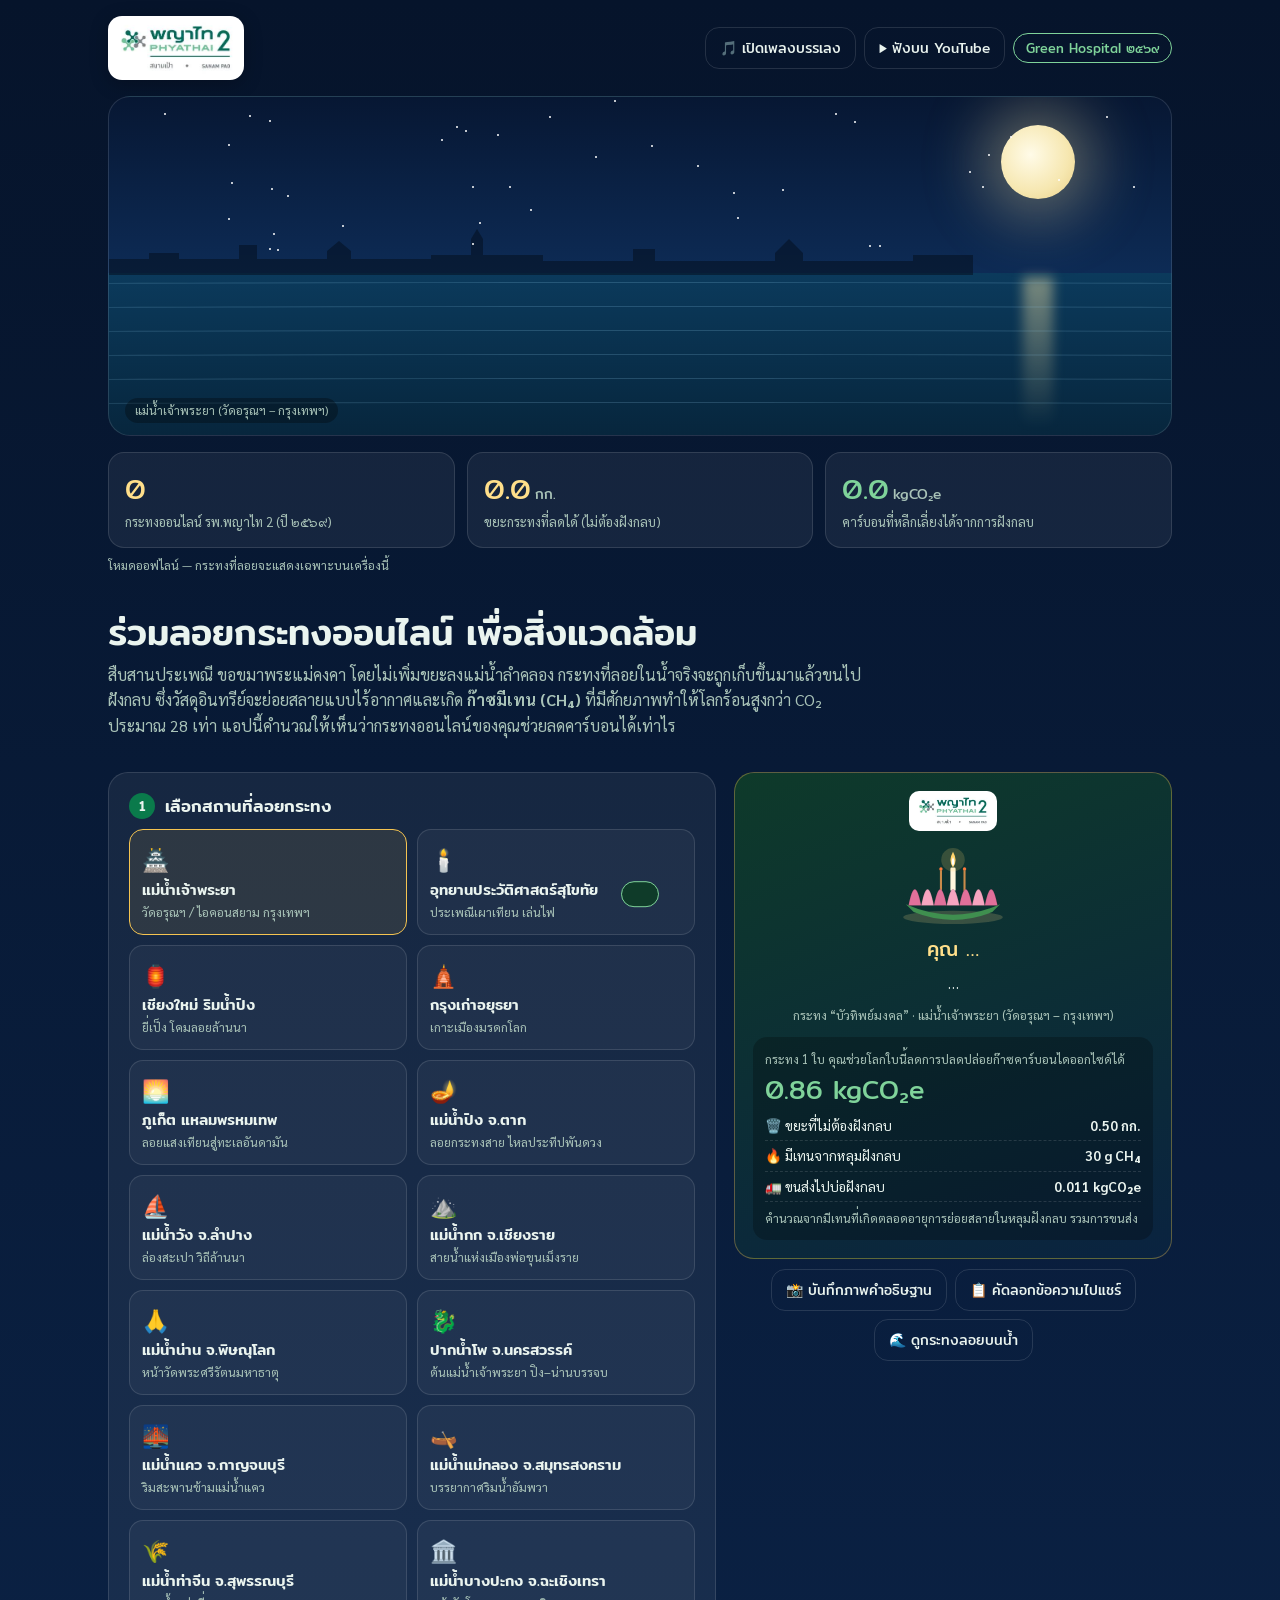
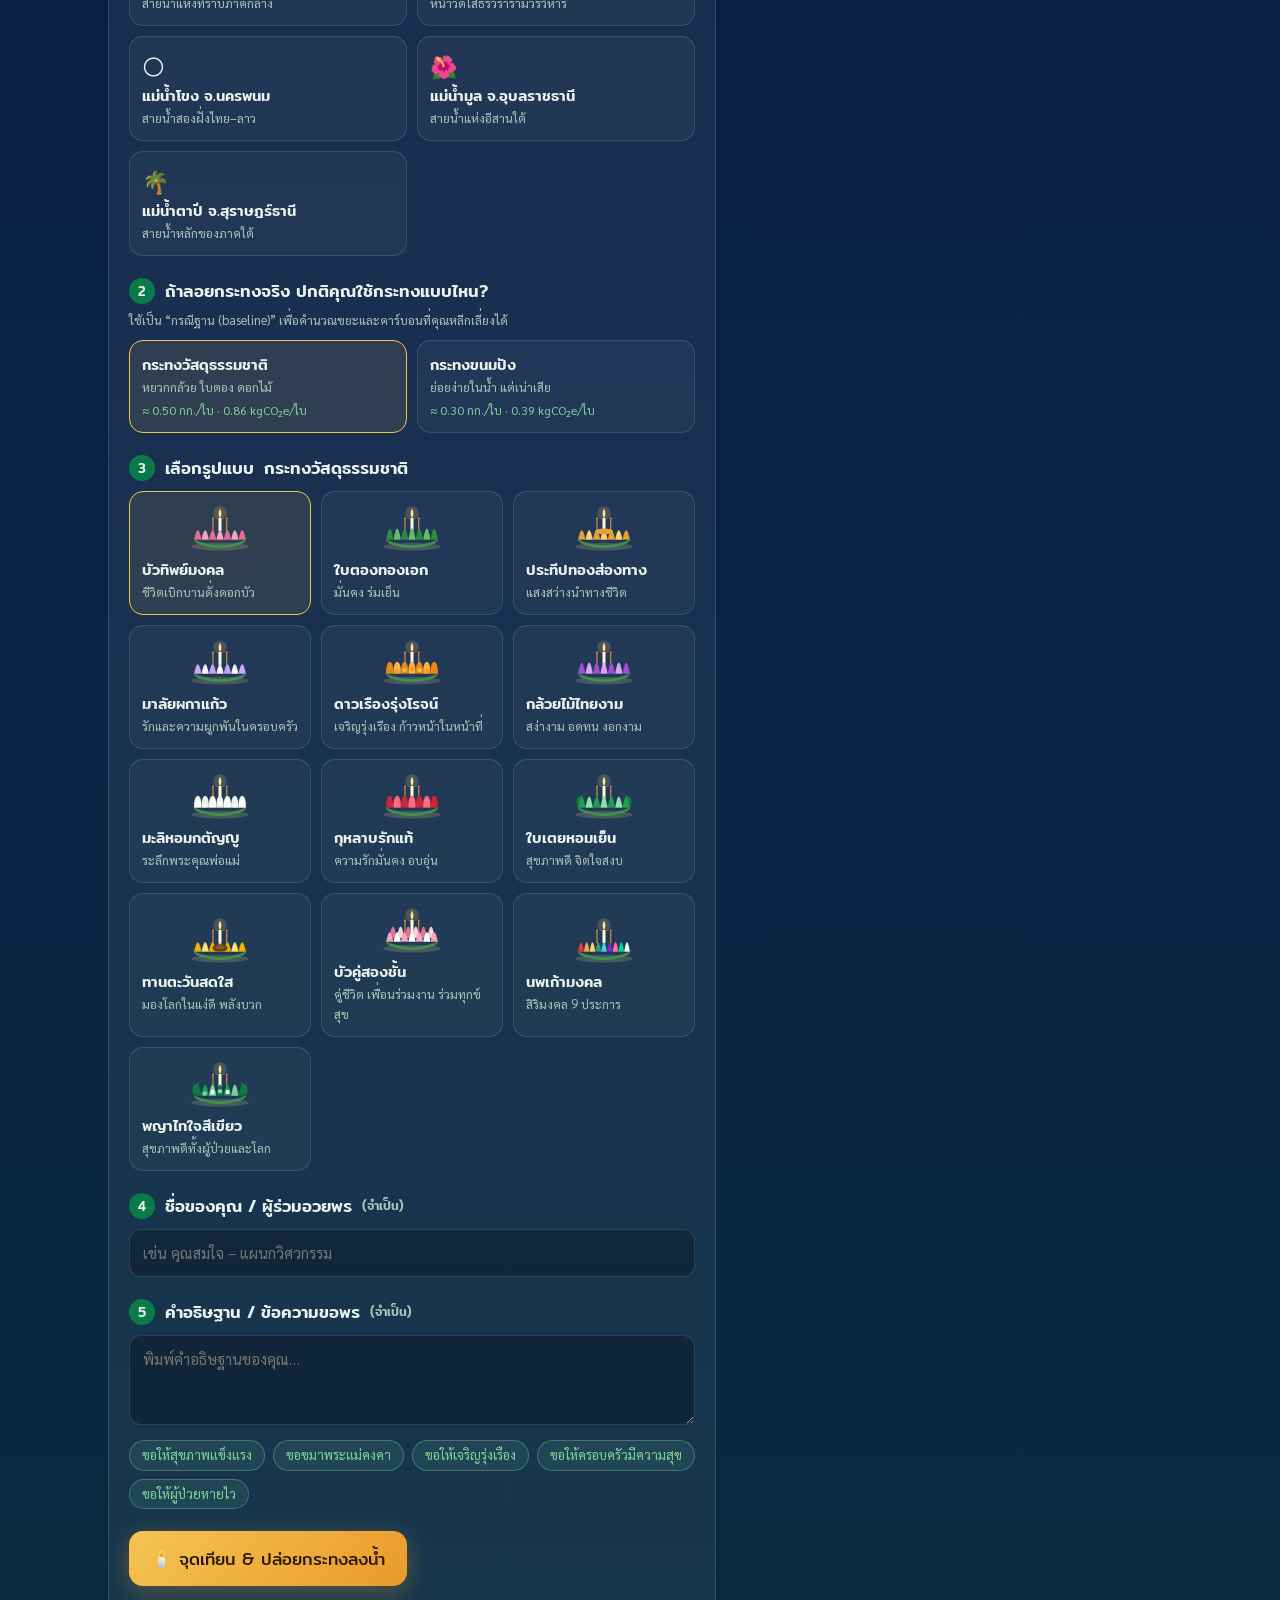
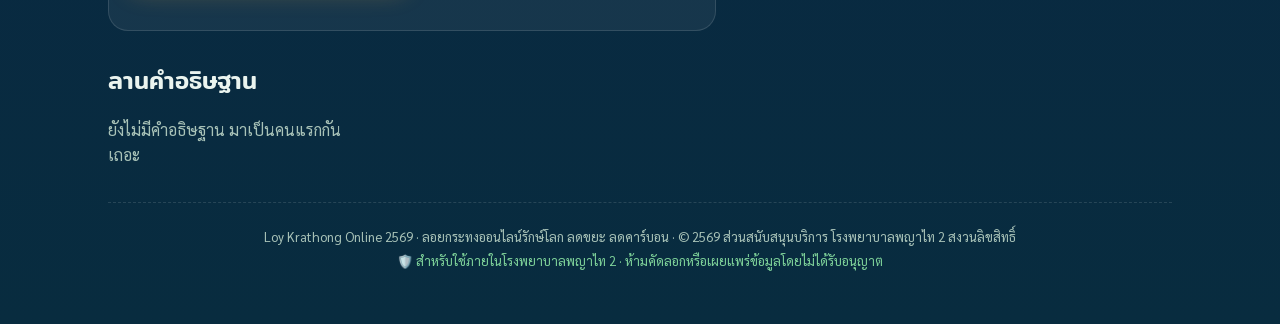
<file: loykrathong-carbon.html>
<!DOCTYPE html>
<html lang="th">
<head>
<meta charset="UTF-8">
<meta name="viewport" content="width=device-width, initial-scale=1">
<title>ลอยกระทงออนไลน์ 2569 + คาร์บอนฟุตพริ้นท์ | รพ.พญาไท 2</title>
<link rel="preconnect" href="https://fonts.googleapis.com">
<link href="https://fonts.googleapis.com/css2?family=Mitr:wght@400;500;600&family=Sarabun:wght@300;400;600;700&display=swap" rel="stylesheet">
<style>
:root{
  --green:#0a7a4b; --green2:#12a160; --leaf:#7fd39a; --gold:#f5c451; --gold2:#ffdf8a;
  --night:#06142b; --night2:#0b2347; --water:#0b3a5c; --ink:#eaf4ef; --muted:#a9c3b8;
  --card:rgba(255,255,255,.06); --line:rgba(255,255,255,.12); --warn:#ff9f6b; --red:#ff6b6b;
}
*{box-sizing:border-box}
html,body{margin:0}
body{font-family:Sarabun,system-ui,sans-serif;color:var(--ink);background:linear-gradient(180deg,var(--night) 0%,var(--night2) 55%,#082c3f 100%);min-height:100vh;line-height:1.6}
h1,h2,h3,.mitr{font-family:Mitr,Sarabun,sans-serif;font-weight:500;line-height:1.3}
a{color:var(--gold2)}
.wrap{max-width:1100px;margin:0 auto;padding:0 18px}
header{display:flex;align-items:center;justify-content:space-between;gap:12px;padding:16px 0;flex-wrap:wrap}
.brand{display:flex;align-items:center;gap:10px}
.logo{width:40px;height:40px;border-radius:10px;background:var(--green);display:grid;place-items:center;font-family:Mitr;font-weight:600;color:#fff;box-shadow:0 0 0 2px rgba(255,255,255,.15)}
.logoimg{height:64px;width:auto;background:#fff;border-radius:14px;padding:6px 10px;box-shadow:0 4px 18px rgba(0,0,0,.25)}
@media(max-width:600px){.logoimg{height:52px}}
.brand b{font-family:Mitr;letter-spacing:.04em;font-weight:500}
.brand small{display:block;color:var(--muted);font-size:12px;margin-top:-2px}
.hdr-r{display:flex;gap:8px;align-items:center;flex-wrap:wrap}
.music{font-size:13px;padding:7px 12px;text-decoration:none;display:inline-block}
.music[aria-pressed=true]{border-color:var(--gold);color:var(--gold2)}
.badge{border:1px solid var(--leaf);color:var(--leaf);padding:4px 12px;border-radius:99px;font-size:13px;font-family:Mitr}

/* river scene */
.scene{position:relative;height:340px;border-radius:22px;overflow:hidden;background:linear-gradient(180deg,#071733 0%,#0d2b55 52%,#0b3a5c 52%,#07263d 100%);border:1px solid var(--line)}
.moon{position:absolute;right:9%;top:28px;width:74px;height:74px;border-radius:50%;background:radial-gradient(circle at 40% 40%,#fffbe8,#f6e7b0 60%,#e9cf86);box-shadow:0 0 60px 18px rgba(255,236,170,.35)}
.moonrefl{position:absolute;right:calc(9% + 22px);top:180px;width:30px;height:150px;background:linear-gradient(180deg,rgba(255,236,170,.45),transparent);filter:blur(6px);animation:shimmer 3s ease-in-out infinite}
@keyframes shimmer{50%{opacity:.5;transform:scaleX(1.4)}}
.star{position:absolute;width:2px;height:2px;background:#fff;border-radius:50%;animation:tw 3s infinite}
@keyframes tw{50%{opacity:.2}}
.skyline{position:absolute;left:0;right:0;top:128px;height:50px;opacity:.55}
.wave{position:absolute;left:-50%;width:200%;height:14px;border-radius:50%;border-top:1px solid rgba(160,220,255,.18);animation:wv 9s linear infinite}
@keyframes wv{to{transform:translateX(25%)}}
.kt{position:absolute;width:74px;transform-origin:50% 80%;animation:drift linear forwards}
.kt .bob{animation:bob 3.2s ease-in-out infinite}
.kt .tag{position:absolute;top:-22px;left:50%;transform:translateX(-50%);white-space:nowrap;font-size:11px;background:rgba(0,0,0,.35);padding:1px 8px;border-radius:99px;color:var(--gold2);max-width:140px;overflow:hidden;text-overflow:ellipsis}
@keyframes drift{from{left:-90px}to{left:105%}}
@keyframes bob{0%,100%{transform:translateY(0) rotate(-2deg)}50%{transform:translateY(-5px) rotate(2deg)}}
.flame{animation:fl .25s ease-in-out infinite alternate;transform-origin:50% 100%}
@keyframes fl{to{transform:scaleY(1.15) scaleX(.9)}}
.scene .label{position:absolute;left:16px;bottom:12px;font-size:12px;color:var(--muted);background:rgba(0,0,0,.3);padding:3px 10px;border-radius:99px}

/* stats */
.stats{display:grid;grid-template-columns:repeat(3,1fr);gap:12px;margin:16px 0 8px}
.stat{background:var(--card);border:1px solid var(--line);border-radius:16px;padding:14px 16px}
.stat .n{font-family:Mitr;font-size:28px;color:var(--gold2)}
.stat .n small{font-size:14px;color:var(--muted);margin-left:4px}
.stat .l{font-size:13px;color:var(--muted)}
.stat.co2 .n{color:var(--leaf)}
@media(max-width:760px){.stats{grid-template-columns:1fr}}

section{margin:34px 0}
.intro h1{font-size:clamp(24px,4vw,36px);margin:8px 0 6px}
.intro p{color:var(--muted);max-width:760px;margin:0}
.panel{background:var(--card);border:1px solid var(--line);border-radius:20px;padding:20px}
.step{margin-bottom:22px}
.step h3{margin:0 0 10px;font-size:17px;display:flex;gap:10px;align-items:center}
.num{width:26px;height:26px;border-radius:50%;background:var(--green);display:inline-grid;place-items:center;font-size:13px;flex:none}
.opts{display:grid;gap:10px}
.opts.loc{grid-template-columns:repeat(auto-fill,minmax(190px,1fr))}
.opts.des{grid-template-columns:repeat(auto-fill,minmax(150px,1fr))}
.opts.base{grid-template-columns:repeat(auto-fill,minmax(210px,1fr))}
.opt{background:rgba(255,255,255,.04);border:1.5px solid var(--line);border-radius:14px;padding:12px;cursor:pointer;color:var(--ink);text-align:left;font:inherit;transition:.15s}
.opt:hover{border-color:rgba(255,255,255,.3)}
.opt[aria-pressed=true]{border-color:var(--gold);background:rgba(245,196,81,.1)}
.opt b{display:block;font-family:Mitr;font-weight:500;font-size:15px}
.opt span{font-size:12.5px;color:var(--muted);display:block}
.opt .ico{font-size:22px}
.opt svg{display:block;margin:0 auto 6px}
.opt .ef{color:var(--leaf);font-size:12px;margin-top:4px}
.opt .ef.bad{color:var(--warn)}
label.f{display:block;font-size:14px;color:var(--muted);margin-bottom:6px}
input[type=text],textarea,input[type=number],select{width:100%;background:rgba(0,0,0,.25);border:1.5px solid var(--line);border-radius:12px;padding:11px 13px;color:var(--ink);font:inherit;font-size:15px}
input:focus,textarea:focus,select:focus{outline:none;border-color:var(--gold)}
textarea{min-height:90px;resize:vertical}
.tags{display:flex;gap:8px;flex-wrap:wrap;margin-top:8px}
.tag-b{background:rgba(127,211,154,.1);border:1px solid rgba(127,211,154,.35);color:var(--leaf);border-radius:99px;padding:4px 12px;font:inherit;font-size:13px;cursor:pointer}
.btn{background:linear-gradient(135deg,var(--gold),#e99a2c);color:#2a1700;border:0;border-radius:14px;padding:14px 22px;font-family:Mitr;font-size:17px;cursor:pointer;box-shadow:0 6px 24px rgba(245,170,60,.3)}
.btn:disabled{opacity:.5;cursor:not-allowed}
.btn.ghost{background:transparent;color:var(--ink);border:1.5px solid var(--line);box-shadow:none;font-size:14px;padding:9px 14px}
.err{color:var(--red);font-size:13px;min-height:18px;margin-top:6px}
.grid2{display:grid;grid-template-columns:1.25fr .9fr;gap:18px;align-items:start}
@media(max-width:900px){.grid2{grid-template-columns:1fr}}
.preview{position:sticky;top:12px}
.cert{background:linear-gradient(160deg,#0e3a2a,#0a2340);border:1px solid rgba(245,196,81,.35);border-radius:20px;padding:18px;text-align:center}
.cert .who{font-family:Mitr;font-size:20px;color:var(--gold2)}
.cert .wish{font-size:15px;margin:6px 0 10px;min-height:24px;word-break:break-word}
.cert .where{font-size:12.5px;color:var(--muted)}
.co2box{margin-top:12px;background:rgba(0,0,0,.25);border-radius:14px;padding:12px;text-align:left;font-size:13.5px}
.co2box .big{font-family:Mitr;font-size:26px;color:var(--leaf)}
.row{display:flex;justify-content:space-between;gap:8px;border-bottom:1px dashed var(--line);padding:4px 0}
.row:last-child{border:0}
.muted{color:var(--muted)}
.small{font-size:12.5px}

/* wall */
.wall{display:grid;grid-template-columns:repeat(auto-fill,minmax(230px,1fr));gap:12px}
.wcard{background:var(--card);border:1px solid var(--line);border-radius:14px;padding:12px 14px;display:flex;gap:10px}
.wcard svg{flex:none}
.wcard b{font-family:Mitr;font-weight:500;color:var(--gold2)}
.wcard p{margin:2px 0;font-size:14px;word-break:break-word}
.wcard .meta{font-size:11.5px;color:var(--muted)}

/* calculator */
table{width:100%;border-collapse:collapse;font-size:14px}
th,td{padding:8px 8px;border-bottom:1px solid var(--line);text-align:right;vertical-align:top}
th:first-child,td:first-child{text-align:left}
th{font-family:Mitr;font-weight:400;color:var(--muted);font-size:13px}
tfoot td{font-weight:700;color:var(--gold2)}
.tbl{overflow-x:auto}
.calc-in{display:grid;grid-template-columns:repeat(3,1fr);gap:12px}
@media(max-width:700px){.calc-in{grid-template-columns:1fr}}
.bars{display:grid;gap:10px;margin-top:8px}
.bar{display:grid;grid-template-columns:150px 1fr 110px;gap:10px;align-items:center;font-size:13.5px}
.bar .t{height:22px;background:rgba(255,255,255,.06);border-radius:6px;overflow:hidden}
.bar .t i{display:block;height:100%;border-radius:6px}
@media(max-width:600px){.bar{grid-template-columns:100px 1fr 90px}}
.kpis{display:grid;grid-template-columns:repeat(3,1fr);gap:12px;margin:14px 0}
@media(max-width:700px){.kpis{grid-template-columns:1fr}}
.kpi{border-radius:14px;padding:12px 14px;border:1px solid var(--line);background:rgba(0,0,0,.2)}
.kpi .n{font-family:Mitr;font-size:24px}
details{background:rgba(0,0,0,.2);border:1px solid var(--line);border-radius:14px;padding:12px 16px;margin-top:14px}
summary{cursor:pointer;font-family:Mitr}
.params{display:grid;grid-template-columns:repeat(auto-fill,minmax(200px,1fr));gap:10px;margin-top:10px}
.params label{font-size:12.5px;color:var(--muted)}
.formula{font-family:ui-monospace,Menlo,monospace;background:rgba(0,0,0,.35);padding:10px 12px;border-radius:10px;font-size:13px;overflow-x:auto;white-space:nowrap}
.note{border-left:3px solid var(--gold);padding:8px 12px;background:rgba(245,196,81,.07);border-radius:0 10px 10px 0;font-size:13.5px;margin:12px 0}
.tabs{display:flex;gap:8px;margin-bottom:12px;flex-wrap:wrap}
footer{color:var(--muted);font-size:13px;text-align:center;padding:22px 0 50px;margin-top:20px;border-top:1px dashed var(--line);line-height:1.9}
.ft2{color:var(--leaf)}
.modal{position:fixed;inset:0;background:rgba(2,8,20,.82);display:none;align-items:center;justify-content:center;z-index:20;padding:16px}
.modal.show{display:flex}
.mbox{background:#0c2140;border:1px solid var(--line);border-radius:20px;padding:16px;max-width:440px;width:100%;max-height:94vh;overflow:auto;text-align:center}
.mbox img{width:100%;border-radius:14px;display:block;margin:10px 0;background:#081a33;min-height:120px}
.mbox h3{margin:4px 0 0}
.mact{display:flex;gap:8px;justify-content:center;flex-wrap:wrap}
.toast{position:fixed;left:50%;bottom:24px;transform:translateX(-50%) translateY(120%);background:#0f3b29;border:1px solid var(--leaf);color:#fff;padding:12px 18px;border-radius:14px;transition:.35s;z-index:9;max-width:92vw;text-align:center}
.toast.show{transform:translateX(-50%) translateY(0)}
.sync{font-size:12px;color:var(--muted)}
</style>
</head>
<body>
<div class="wrap">
<header>
  <div class="brand"><img class="logoimg" alt="โลโก้โรงพยาบาลพญาไท 2 สนามเป้า" src="[data-uri]"></div>
  <div class="hdr-r">
    <button class="btn ghost music" id="musicBtn" aria-pressed="false">🎵 เปิดเพลงบรรเลง</button>
    <a class="btn ghost music" href="https://www.youtube.com/watch?v=CMEkHkX_dkg" target="_blank" rel="noopener">▶ ฟังบน YouTube</a>
    <span class="badge">Green Hospital ๒๕๖๙</span>
  </div>
</header>

<div class="scene" id="scene" aria-label="ภาพแม่น้ำและกระทงที่ลอยอยู่">
  <div class="moon"></div><div class="moonrefl"></div>
  <svg class="skyline" viewBox="0 0 1000 50" preserveAspectRatio="none"><path fill="#04101f" d="M0 50V34h40v-6h30v6h60V20h18v14h70v-8l12-10 12 10v8h80V30h40V14l6-10 6 10v16h60v6h90V24h22v12h120V28l14-14 14 14v8h110V30h60v20z"/></svg>
  <div id="waves"></div>
  <div id="river"></div>
  <div class="label" id="sceneLabel">แม่น้ำเจ้าพระยา (วัดอรุณฯ – กรุงเทพฯ)</div>
</div>

<div class="stats">
  <div class="stat"><div class="n" id="sCount">0</div><div class="l">กระทงออนไลน์ รพ.พญาไท 2 (ปี ๒๕๖๙)</div></div>
  <div class="stat"><div class="n" id="sKg">0<small>กก.</small></div><div class="l">ขยะกระทงที่ลดได้ (ไม่ต้องฝังกลบ)</div></div>
  <div class="stat co2"><div class="n" id="sCo2">0<small>kgCO₂e</small></div><div class="l">คาร์บอนที่หลีกเลี่ยงได้จากการฝังกลบ</div></div>
</div>
<div class="sync" id="sync">กำลังเชื่อมต่อลานคำอธิษฐาน…</div>

<section class="intro">
  <h1>ร่วมลอยกระทงออนไลน์ เพื่อสิ่งแวดล้อม</h1>
  <p>สืบสานประเพณี ขอขมาพระแม่คงคา โดยไม่เพิ่มขยะลงแม่น้ำลำคลอง กระทงที่ลอยในน้ำจริงจะถูกเก็บขึ้นมาแล้วขนไปฝังกลบ ซึ่งวัสดุอินทรีย์จะย่อยสลายแบบไร้อากาศและเกิด <b>ก๊าซมีเทน (CH₄)</b> ที่มีศักยภาพทำให้โลกร้อนสูงกว่า CO₂ ประมาณ 28 เท่า แอปนี้คำนวณให้เห็นว่ากระทงออนไลน์ของคุณช่วยลดคาร์บอนได้เท่าไร</p>
</section>

<section class="grid2" id="form">
  <div class="panel">
    <div class="step"><h3><span class="num">1</span>เลือกสถานที่ลอยกระทง</h3><div class="opts loc" id="locOpts"></div></div>
    <div class="step"><h3><span class="num">2</span>ถ้าลอยกระทงจริง ปกติคุณใช้กระทงแบบไหน?</h3>
      <p class="small muted" style="margin:-4px 0 10px">ใช้เป็น “กรณีฐาน (baseline)” เพื่อคำนวณขยะและคาร์บอนที่คุณหลีกเลี่ยงได้</p>
      <div class="opts base" id="baseOpts"></div></div>
    <div class="step"><h3><span class="num">3</span>เลือกรูปแบบ<span id="desTitle">กระทงวัสดุธรรมชาติ</span></h3><div class="opts des" id="desOpts"></div></div>
    <div class="step"><h3><span class="num">4</span>ชื่อของคุณ / ผู้ร่วมอวยพร <span class="small muted">(จำเป็น)</span></h3>
      <input type="text" id="name" maxlength="40" placeholder="เช่น คุณสมใจ – แผนกวิศวกรรม"></div>
    <div class="step"><h3><span class="num">5</span>คำอธิษฐาน / ข้อความขอพร <span class="small muted">(จำเป็น)</span></h3>
      <textarea id="wish" maxlength="200" placeholder="พิมพ์คำอธิษฐานของคุณ…"></textarea>
      <div class="tags" id="tags"></div></div>
    <button class="btn" id="launch">🕯️ จุดเทียน & ปล่อยกระทงลงน้ำ</button>
    <div class="err" id="err"></div>
  </div>

  <div class="preview">
    <div class="cert" id="cert">
      <img alt="โรงพยาบาลพญาไท 2" src="[data-uri]" style="height:40px;background:#fff;border-radius:10px;padding:4px 8px;margin-bottom:6px">
      <div id="cSvg"></div>
      <div class="who" id="cName">คุณ …</div>
      <div class="wish" id="cWish">…</div>
      <div class="where" id="cWhere"></div>
      <div class="co2box">
        <div class="muted small">กระทง 1 ใบ คุณช่วยโลกใบนี้ลดการปลดปล่อยก๊าซคาร์บอนไดออกไซด์ได้</div>
        <div class="big" id="cCo2">0 kgCO₂e</div>
        <div class="row"><span>🗑️ ขยะที่ไม่ต้องฝังกลบ</span><b id="cKg">0 กก.</b></div>
        <div class="row"><span>🔥 มีเทนจากหลุมฝังกลบ</span><b id="cCh4">0 g CH₄</b></div>
        <div class="row"><span>🚛 ขนส่งไปบ่อฝังกลบ</span><b id="cTr">0 kgCO₂e</b></div>
        <div class="small muted" id="cNote" style="margin-top:6px"></div>
      </div>
    </div>
    <div style="display:flex;gap:8px;margin-top:10px;justify-content:center;flex-wrap:wrap">
      <button class="btn ghost" id="imgBtn">📸 บันทึกภาพคำอธิษฐาน</button>
      <button class="btn ghost" id="copyBtn">📋 คัดลอกข้อความไปแชร์</button>
      <button class="btn ghost" onclick="document.getElementById('scene').scrollIntoView({behavior:'smooth'})">🌊 ดูกระทงลอยบนน้ำ</button>
    </div>
  </div>
</section>

<section>
  <h2>ลานคำอธิษฐาน</h2>
  <div class="wall" id="wall"><div class="muted">ยังไม่มีคำอธิษฐาน มาเป็นคนแรกกันเถอะ</div></div>
</section>



<footer>
  <div>Loy Krathong Online 2569 · ลอยกระทงออนไลน์รักษ์โลก ลดขยะ ลดคาร์บอน · © 2569 ส่วนสนับสนุนบริการ โรงพยาบาลพญาไท 2 สงวนลิขสิทธิ์</div>
  <div class="ft2">🛡️ สำหรับใช้ภายในโรงพยาบาลพญาไท 2 · ห้ามคัดลอกหรือเผยแพร่ข้อมูลโดยไม่ได้รับอนุญาต</div>
</footer>
</div>
<div class="toast" id="toast"></div>
<div class="modal" id="shareModal" role="dialog" aria-modal="true" aria-labelledby="mTitle">
  <div class="mbox">
    <h3 id="mTitle">🙏 ลอยกระทงเรียบร้อยแล้ว</h3>
    <div class="small muted">บันทึกภาพไปแชร์ต่อบน Facebook, LINE, Instagram ได้เลย</div>
    <img id="mImg" alt="ภาพกระทงพร้อมคำอธิษฐาน">
    <div class="mact">
      <button class="btn" id="mSave" style="font-size:15px;padding:11px 18px">⬇️ ดาวน์โหลดภาพ</button>
      <button class="btn ghost" id="mCopy">📋 คัดลอกข้อความ</button>
      <button class="btn ghost" id="mClose">ปิด</button>
    </div>
    <div class="small muted" id="mHint" style="margin-top:8px"></div>
  </div>
</div>

<script>
(function(){
"use strict";
/* ---------- data ---------- */
const LOCS=[
 {id:"bkk",ico:"🏯",t:"แม่น้ำเจ้าพระยา",d:"วัดอรุณฯ / ไอคอนสยาม กรุงเทพฯ",lab:"แม่น้ำเจ้าพระยา (วัดอรุณฯ – กรุงเทพฯ)"},
 {id:"skt",ico:"🕯️",t:"อุทยานประวัติศาสตร์สุโขทัย",d:"ประเพณีเผาเทียน เล่นไฟ",lab:"อุทยานประวัติศาสตร์สุโขทัย"},
 {id:"cnx",ico:"🏮",t:"เชียงใหม่ ริมน้ำปิง",d:"ยี่เป็ง โคมลอยล้านนา",lab:"แม่น้ำปิง เชียงใหม่"},
 {id:"ayt",ico:"🛕",t:"กรุงเก่าอยุธยา",d:"เกาะเมืองมรดกโลก",lab:"คุ้งน้ำกรุงเก่า พระนครศรีอยุธยา"},
 {id:"hkt",ico:"🌅",t:"ภูเก็ต แหลมพรหมเทพ",d:"ลอยแสงเทียนสู่ทะเลอันดามัน",lab:"ทะเลอันดามัน ภูเก็ต"},
 {id:"tak",ico:"🪔",t:"แม่น้ำปิง จ.ตาก",d:"ลอยกระทงสาย ไหลประทีปพันดวง",lab:"แม่น้ำปิง จังหวัดตาก"},
 {id:"lpg",ico:"⛵",t:"แม่น้ำวัง จ.ลำปาง",d:"ล่องสะเปา วิถีล้านนา",lab:"แม่น้ำวัง จังหวัดลำปาง"},
 {id:"cri",ico:"⛰️",t:"แม่น้ำกก จ.เชียงราย",d:"สายน้ำแห่งเมืองพ่อขุนเม็งราย",lab:"แม่น้ำกก จังหวัดเชียงราย"},
 {id:"plk",ico:"🙏",t:"แม่น้ำน่าน จ.พิษณุโลก",d:"หน้าวัดพระศรีรัตนมหาธาตุ",lab:"แม่น้ำน่าน จังหวัดพิษณุโลก"},
 {id:"nsn",ico:"🐉",t:"ปากน้ำโพ จ.นครสวรรค์",d:"ต้นแม่น้ำเจ้าพระยา ปิง–น่านบรรจบ",lab:"ปากน้ำโพ ต้นแม่น้ำเจ้าพระยา นครสวรรค์"},
 {id:"kri",ico:"🌉",t:"แม่น้ำแคว จ.กาญจนบุรี",d:"ริมสะพานข้ามแม่น้ำแคว",lab:"แม่น้ำแคว จังหวัดกาญจนบุรี"},
 {id:"ska",ico:"🛶",t:"แม่น้ำแม่กลอง จ.สมุทรสงคราม",d:"บรรยากาศริมน้ำอัมพวา",lab:"แม่น้ำแม่กลอง จังหวัดสมุทรสงคราม"},
 {id:"spb",ico:"🌾",t:"แม่น้ำท่าจีน จ.สุพรรณบุรี",d:"สายน้ำแห่งที่ราบภาคกลาง",lab:"แม่น้ำท่าจีน จังหวัดสุพรรณบุรี"},
 {id:"cco",ico:"🏛️",t:"แม่น้ำบางปะกง จ.ฉะเชิงเทรา",d:"หน้าวัดโสธรวรารามวรวิหาร",lab:"แม่น้ำบางปะกง จังหวัดฉะเชิงเทรา"},
 {id:"nkp",ico:"🌕",t:"แม่น้ำโขง จ.นครพนม",d:"สายน้ำสองฝั่งไทย–ลาว",lab:"แม่น้ำโขง จังหวัดนครพนม"},
 {id:"ubn",ico:"🌺",t:"แม่น้ำมูล จ.อุบลราชธานี",d:"สายน้ำแห่งอีสานใต้",lab:"แม่น้ำมูล จังหวัดอุบลราชธานี"},
 {id:"sni",ico:"🌴",t:"แม่น้ำตาปี จ.สุราษฎร์ธานี",d:"สายน้ำหลักของภาคใต้",lab:"แม่น้ำตาปี จังหวัดสุราษฎร์ธานี"}
];
const DES=[
 {id:"lotus",t:"บัวทิพย์มงคล",d:"ชีวิตเบิกบานดั่งดอกบัว",cols:["#e0709a","#f6a5c0"],shape:"point"},
 {id:"leaf",t:"ใบตองทองเอก",d:"มั่นคง ร่มเย็น",cols:["#2f8a45","#5fbf6a"],shape:"tall"},
 {id:"lamp",t:"ประทีปทองส่องทาง",d:"แสงสว่างนำทางชีวิต",cols:["#e0a33a","#ffd36b"],shape:"point",deco:"lamp"},
 {id:"garland",t:"มาลัยผกาแก้ว",d:"รักและความผูกพันในครอบครัว",cols:["#c9a7ff","#f2f2f2"],shape:"point",beads:["#fff","#c9a7ff"]},
 {id:"marigold",t:"ดาวเรืองรุ่งโรจน์",d:"เจริญรุ่งเรือง ก้าวหน้าในหน้าที่",cols:["#e8891c","#ffb347"],shape:"round",beads:["#ff9a1f","#ffc04d"]},
 {id:"orchid",t:"กล้วยไม้ไทยงาม",d:"สง่างาม อดทน งอกงาม",cols:["#9b4fd1","#d7a6f5"],shape:"tall"},
 {id:"jasmine",t:"มะลิหอมกตัญญู",d:"ระลึกพระคุณพ่อแม่",cols:["#ffffff","#e9f3e9"],shape:"round",beads:["#fff","#fff"]},
 {id:"rose",t:"กุหลาบรักแท้",d:"ความรักมั่นคง อบอุ่น",cols:["#c9283e","#ff6b81"],shape:"round"},
 {id:"pandan",t:"ใบเตยหอมเย็น",d:"สุขภาพดี จิตใจสงบ",cols:["#1f9e57","#8fe0a5"],shape:"tall",deco:"leaves"},
 {id:"sunflower",t:"ทานตะวันสดใส",d:"มองโลกในแง่ดี พลังบวก",cols:["#f0b400","#ffe066"],shape:"point",deco:"sun"},
 {id:"twin",t:"บัวคู่สองชั้น",d:"คู่ชีวิต เพื่อนร่วมงาน ร่วมทุกข์สุข",cols:["#f6a5c0","#ffffff"],shape:"point",double:["#e0709a","#ffd1df"]},
 {id:"nopphakao",t:"นพเก้ามงคล",d:"สิริมงคล 9 ประการ",cols:["#e63946","#f4a261","#ffd166","#2a9d8f","#4cc9f0","#7b2cbf","#ff70a6","#06d6a0","#f1faee"],shape:"point",petals:9},
 {id:"green",t:"พญาไทใจสีเขียว",d:"สุขภาพดีทั้งผู้ป่วยและโลก",cols:["#0a7a4b","#12a160","#7fd39a"],shape:"tall",deco:"leaves",beads:["#7fd39a","#fff"]},
 {id:"b_gold",mat:"bread",t:"ขนมปังบัวทอง",d:"อิ่มบุญ อิ่มใจ เป็นอาหารปลา",cols:["#c98d4a","#e8b874"],shape:"point",base:"#b27536"},
 {id:"b_pandan",mat:"bread",t:"ขนมปังใบเตย",d:"สุขภาพแข็งแรง สดชื่น",cols:["#7fb86a","#b7dc8f"],shape:"round",base:"#b27536"},
 {id:"b_anchan",mat:"bread",t:"ขนมปังดอกอัญชัน",d:"ใจสงบ เย็นสบาย",cols:["#4a5fc1","#8fa0ea"],shape:"point",base:"#b27536"},
 {id:"b_pumpkin",mat:"bread",t:"ขนมปังฟักทอง",d:"มั่งคั่ง มีโชคลาภ",cols:["#e07b22","#f6b26b"],shape:"round",base:"#b27536"},
 {id:"b_garland",mat:"bread",t:"ขนมปังมาลัยรวงข้าว",d:"อุดมสมบูรณ์ ข้าวปลาบริบูรณ์",cols:["#d9a35c","#f1cf94"],shape:"tall",base:"#b27536",beads:["#f5e6c4","#e8b874"]}
];
const desFor=b=>DES.filter(x=>(x.mat||"nat")===b);
const BASES=[
 {id:"nat",t:"กระทงวัสดุธรรมชาติ",d:"หยวกกล้วย ใบตอง ดอกไม้"},
 {id:"bread",t:"กระทงขนมปัง",d:"ย่อยง่ายในน้ำ แต่เน่าเสีย"},
];
const TAGS=["ขอให้สุขภาพแข็งแรง","ขอขมาพระแม่คงคา","ขอให้เจริญรุ่งเรือง","ขอให้ครอบครัวมีความสุข","ขอให้ผู้ป่วยหายไว"];

/* materials: DOC (wet) */
const MAT={garden:{t:"หยวกกล้วย/ใบตอง/ดอกไม้",doc:.20,compost:true},food:{t:"ขนมปัง",doc:.15,compost:true},wood:{t:"ไม้กลัด/ไม้ไผ่/ธูป",doc:.43,compost:true},foam:{t:"โฟม (พอลิสไตรีน)",doc:0},wax:{t:"เทียน (พาราฟิน)",doc:0},metal:{t:"ตะปู/เข็มหมุด",doc:0}};
const COMP0={
 nat:{garden:.46,wood:.02,wax:.02},
 bread:{food:.28,garden:.01,wood:.005,wax:.005},
 foam:{foam:.05,garden:.03,wax:.015,metal:.005}
};
const P0={docf:.5,mcf:1.0,f:.5,ox:.1,gwp:28,km:70,kmpl:3.5,payload:5000,efd:2.7406,efe:.4750,cCH4:4,cN2O:.3,gwpN2O:265,gpps:3.2281};
let P=Object.assign({},P0), COMP=JSON.parse(JSON.stringify(COMP0));
const PLAB={docf:["DOCf สัดส่วน DOC ที่ย่อยสลาย","IPCC default 0.5"],mcf:["MCF บ่อฝังกลบ","1.0 = sanitary landfill แบบไร้อากาศ"],f:["F สัดส่วน CH₄ ในก๊าซ","IPCC 0.5"],ox:["OX ออกซิเดชัน","0.1 = บ่อที่มีดินกลบ"],gwp:["GWP ของ CH₄","AR5 = 28 · AR6 = 27.9"],km:["ระยะทางไปบ่อฝังกลบ (กม./เที่ยว)","ปรับตามจริง"],kmpl:["อัตราสิ้นเปลืองรถขยะ (กม./ลิตร)","สมมติฐาน"],payload:["น้ำหนักบรรทุกต่อเที่ยว (กก.)","สมมติฐาน"],efd:["EF ดีเซล (kgCO₂e/ลิตร)","อบก."],efe:["EF ไฟฟ้า (kgCO₂e/kWh)","อบก. 2569"]};

/* ---------- calc ---------- */
const efCH4=doc=>doc*P.docf*P.mcf*P.f*(16/12)*(1-P.ox);           // kg CH4 per kg waste
const trPerKg=()=>((P.km*2)/P.kmpl)*P.efd/P.payload;             // kgCO2e per kg
function perKrathong(type){
  const c=COMP[type]; if(!c) return {w:0,ch4:0,lf:0,tr:0,tot:0,org:0,compost:0};
  let w=0,ch4=0,org=0;
  for(const k in c){const m=c[k]; w+=m; ch4+=m*efCH4(MAT[k].doc); if(MAT[k].compost) org+=m;}
  const lf=ch4*P.gwp, tr=w*trPerKg();
  const compost=org*(P.cCH4/1000*P.gwp+P.cN2O/1000*P.gwpN2O) + (w-org)*trPerKg() + org*trPerKg()*.3; // compost on-site/nearby: 30% of haul
  return {w,ch4,lf,tr,tot:lf+tr,org,compost};
}
const fmt=(n,d=0)=>Number(n).toLocaleString("th-TH",{minimumFractionDigits:d,maximumFractionDigits:d});
const fmtA=n=>n>=1000?fmt(n/1000,2)+" tCO₂e":fmt(n,n<10?2:0)+" kgCO₂e";

/* ---------- svg krathong ---------- */
function ktSvg(desId,size){
  const d=DES.find(x=>x.id===desId)||DES[0]; const s=size||74;
  const petalPath=(x,w,shape,baseY,topY)=>shape==="round"
    ?`M${x} ${baseY} C${x-1} ${topY+4} ${x+w+1} ${topY+4} ${x+w} ${baseY}Z`
    :`M${x} ${baseY} Q${x+w/2} ${shape==="tall"?topY-5:topY} ${x+w} ${baseY}Z`;
  const row=(n,cols,baseY,topY,shape,x0,x1)=>{let o="";const w=(x1-x0)/n;
    for(let i=0;i<n;i++)o+=`<path d="${petalPath(x0+i*w,w,shape,baseY,topY)}" fill="${cols[i%cols.length]}" stroke="rgba(0,0,0,.18)" stroke-width=".5"/>`;return o;};
  let back="",front="",deco="";
  if(d.double) back=row(6,d.double,42,12,d.shape,12,72);
  if(d.deco==="leaves") back+=`<path d="M8 46 Q2 34 14 30 Q14 40 20 46Z" fill="#1d7a43"/><path d="M76 46 Q82 34 70 30 Q70 40 64 46Z" fill="#1d7a43"/>`;
  front=row(d.petals||7,d.cols,47,22,d.shape,8,76);
  if(d.beads){for(let i=0;i<5;i++)deco+=`<circle cx="${22+i*10}" cy="${44-(i===2?3:i%2?2:0)}" r="3" fill="${d.beads[i%2]}" stroke="rgba(0,0,0,.15)" stroke-width=".4"/>`;}
  if(d.deco==="sun") deco+=`<ellipse cx="42" cy="42" rx="10" ry="5" fill="#6b3f12"/><ellipse cx="42" cy="41" rx="6" ry="2.5" fill="#8a5a22"/>`;
  if(d.deco==="lamp") deco+=`<ellipse cx="42" cy="36" rx="12" ry="4" fill="#e0a33a"/>`;
  return `<svg width="${s}" height="${s*0.75}" viewBox="0 0 84 63" aria-hidden="true">
   <ellipse cx="42" cy="56" rx="38" ry="5" fill="rgba(255,220,140,.18)"/>
   <path d="M6 46 Q42 62 78 46 L72 52 Q42 64 12 52Z" fill="${d.base||"#3f8f4f"}"/>
   ${back}
   <rect x="40" y="18" width="4" height="18" rx="1" fill="#fff6dd"/>
   <rect x="32" y="20" width="1.6" height="16" fill="#c98b4a"/><rect x="50" y="20" width="1.6" height="16" fill="#c98b4a"/>
   <circle cx="32.8" cy="19" r="1.3" fill="#ff7a3c"/><circle cx="50.8" cy="19" r="1.3" fill="#ff7a3c"/>
   ${front}${deco}
   <circle cx="42" cy="12" r="9" fill="#ffd26e" fill-opacity=".18"/>
   <g class="flame"><path d="M42 6 Q46 13 42 18 Q38 13 42 6Z" fill="#ffd36b"/><path d="M42 10 Q44 14 42 17 Q40 14 42 10Z" fill="#fff"/></g></svg>`;
}

/* ---------- state ---------- */
const st={loc:"bkk",des:"lotus",base:"nat"};
let wishes=[]; let db=null, col=null, online=false;
const $=id=>document.getElementById(id);
const esc=s=>String(s==null?"":s).replace(/[&<>"']/g,c=>({"&":"&amp;","<":"&lt;",">":"&gt;",'"':"&quot;","'":"&#39;"}[c]));

function opt(container,list,key,render){
  const el=$(container); el.innerHTML="";
  list.forEach(o=>{const b=document.createElement("button");b.type="button";b.className="opt";b.setAttribute("aria-pressed",st[key]===o.id);b.innerHTML=render(o);
    b.onclick=()=>{st[key]=o.id;[...el.children].forEach(c=>c.setAttribute("aria-pressed","false"));b.setAttribute("aria-pressed","true");if(key==="loc")$("sceneLabel").textContent=o.lab;if(key==="base")renderDesOpts();updatePreview();};el.appendChild(b);});
}
function renderBaseOpts(){
  opt("baseOpts",BASES,"base",o=>{
    if(o.id==="none") return `<b>${o.t}</b><span>${o.d}</span>`;
    const r=perKrathong(o.id);
    return `<b>${o.t}</b><span>${o.d}</span><div class="ef ${o.id==="foam"?"bad":""}">≈ ${fmt(r.w,2)} กก./ใบ · ${fmt(r.tot,2)} kgCO₂e/ใบ${o.id==="foam"?" + ตกค้างถาวร":""}</div>`;});
}
opt("locOpts",LOCS,"loc",o=>`<div class="ico">${o.ico}</div><b>${o.t}</b><span>${o.d}</span>`);
function renderDesOpts(){
  const list=desFor(st.base);
  if(!list.some(x=>x.id===st.des)) st.des=list[0].id;
  $("desTitle").textContent=st.base==="bread"?"กระทงขนมปัง":"กระทงวัสดุธรรมชาติ";
  opt("desOpts",list,"des",o=>`${ktSvg(o.id,64)}<b>${o.t}</b><span>${o.d}</span>`);
}
renderDesOpts();
renderBaseOpts();
TAGS.forEach(t=>{const b=document.createElement("button");b.type="button";b.className="tag-b";b.textContent=t;b.onclick=()=>{const w=$("wish");w.value=(w.value?w.value.trim()+" ":"")+t;updatePreview();};$("tags").appendChild(b);});
$("name").oninput=$("wish").oninput=updatePreview;

function updatePreview(){
  $("cSvg").innerHTML=ktSvg(st.des,110);
  $("cName").textContent=$("name").value.trim()||"คุณ …";
  $("cWish").textContent=$("wish").value.trim()||"…";
  const L=LOCS.find(l=>l.id===st.loc), D=DES.find(d=>d.id===st.des);
  $("cWhere").textContent=`กระทง “${D.t}” · ${L.lab}`;
  const r=perKrathong(st.base);
  $("cCo2").textContent=fmt(r.tot,2)+" kgCO₂e";
  $("cKg").textContent=fmt(r.w,2)+" กก.";
  $("cCh4").textContent=fmt(r.ch4*1000,0)+" g CH₄";
  $("cTr").textContent=fmt(r.tr,3)+" kgCO₂e";
  $("cNote").textContent= st.base==="foam" ? `โฟมแทบไม่เกิดมีเทน แต่ไม่ย่อยสลายและตกค้างในบ่อฝังกลบเป็นเวลานานมาก อีกทั้งการผลิตโฟม ${fmt(COMP.foam.foam*1000,0)} g ปล่อยคาร์บอนแฝงอีก ≈ ${fmt(COMP.foam.foam*P.gpps,2)} kgCO₂e`
    : st.base==="none" ? "ไม่ได้นับการลดขยะ แต่ยังร่วมสืบสานประเพณีและส่งคำอธิษฐานได้" : "คำนวณจากมีเทนที่เกิดตลอดอายุการย่อยสลายในหลุมฝังกลบ รวมการขนส่ง";
}

/* ---------- river ---------- */
const scene=$("scene");
for(let i=0;i<40;i++){const s=document.createElement("div");s.className="star";s.style.left=Math.random()*100+"%";s.style.top=Math.random()*45+"%";s.style.animationDelay=(Math.random()*3)+"s";scene.appendChild(s);}
for(let i=0;i<6;i++){const w=document.createElement("div");w.className="wave";w.style.top=(185+i*24)+"px";w.style.animationDuration=(7+i*2)+"s";$("waves").appendChild(w);}
function floatKt(item,delay,fresh){
  const el=document.createElement("div");el.className="kt";
  const lane=fresh?0:Math.floor(Math.random()*4);
  el.style.top=(190+lane*30)+"px"; el.style.zIndex=10+lane;
  const dur=fresh?26:22+Math.random()*18;
  el.style.animationDuration=dur+"s"; el.style.animationDelay=(delay||0)+"s";
  el.style.left="-90px";
  el.innerHTML=`<div class="bob"><span class="tag">${esc(item.name)}</span>${ktSvg(item.design,66+lane*3)}</div>`;
  $("river").appendChild(el);
  setTimeout(()=>el.remove(),(dur+(delay||0))*1000+500);
}
let loopIdx=0;
function riverLoop(){
  const pool=wishes.length?wishes:[{name:"พญาไท 2",design:"lotus"},{name:"Green Hospital",design:"leaf"},{name:"ส่วนสนับสนุนบริการ",design:"lamp"}];
  floatKt(pool[loopIdx%pool.length],0,false); loopIdx++;
}
riverLoop(); setTimeout(riverLoop,3500); setInterval(riverLoop,6500);

/* ---------- stats & wall ---------- */
function avoided(w){return perKrathong(w.base);}
function renderAll(){
  let kg=0,co2=0; wishes.forEach(w=>{const r=avoided(w);kg+=r.w;co2+=r.tot;});
  $("sCount").textContent=fmt(wishes.length);
  $("sKg").innerHTML=fmt(kg,1)+"<small>กก.</small>";
  $("sCo2").innerHTML=fmt(co2,1)+"<small>kgCO₂e</small>";
  const wall=$("wall");
  if(!wishes.length){wall.innerHTML='<div class="muted">ยังไม่มีคำอธิษฐาน มาเป็นคนแรกกันเถอะ</div>';return;}
  wall.innerHTML=wishes.slice(0,60).map(w=>{const L=LOCS.find(l=>l.id===w.loc);const r=avoided(w);
    return `<div class="wcard">${ktSvg(w.design,54)}<div><b>${esc(w.name)}</b><p>${esc(w.wish)}</p><div class="meta">${esc(L?L.t:"")} · ลด ${fmt(r.tot,2)} kgCO₂e</div></div></div>`;}).join("");
}

function toast(m){const t=$("toast");t.textContent=m;t.classList.add("show");clearTimeout(t._h);t._h=setTimeout(()=>t.classList.remove("show"),4200);}

$("launch").onclick=async()=>{
  const name=$("name").value.trim(), wish=$("wish").value.trim();
  if(!name||!wish){$("err").textContent="กรุณากรอกชื่อและคำอธิษฐานให้ครบ";return;}
  $("err").textContent="";
  const item={name:name.slice(0,40),wish:wish.slice(0,200),design:st.des,loc:st.loc,base:st.base,ts:Date.now()};
  const r=perKrathong(st.base);
  item.kg=+r.w.toFixed(3); item.co2=+r.tot.toFixed(3);
  $("launch").disabled=true;
  floatKt(item,0,true);
  if(online&&col){
    try{await col.add(item); toast(`ลอยกระทงแล้ว 🙏 คุณช่วยลดคาร์บอนได้ ${fmt(r.tot,2)} kgCO₂e`);}
    catch(e){ if(e&&e.code==="unavailable"){ try{await new Promise(s=>setTimeout(s,800+Math.random()*800));await col.add(item);toast("ลอยกระทงแล้ว 🙏");}catch(e2){fallbackLocal(item,e2);} } else fallbackLocal(item,e); }
  } else { fallbackLocal(item); }
  $("launch").disabled=false; openShare(item); $("wish").value=""; updatePreview();
};
function fallbackLocal(item,e){
  wishes.unshift(item); renderAll();
  const why=e&&e.code==="quota_exceeded"?"ลานคำอธิษฐานเต็มแล้ว":"ยังบันทึกลงลานคำอธิษฐานส่วนกลางไม่ได้";
  toast(`ลอยกระทงแล้ว 🙏 (${why} — แสดงเฉพาะบนเครื่องนี้)`);
  if(e&&e.code==="invalid_argument") $("sync").textContent="บัญชีของคุณดูลานคำอธิษฐานได้ แต่ยังไม่มีสิทธิ์บันทึกข้อความ";
}

$("copyBtn").onclick=async()=>{
  const r=perKrathong(st.base);const L=LOCS.find(l=>l.id===st.loc);
  const txt=`🕯️ ร่วมลอยกระทงออนไลน์ รพ.พญาไท 2 ปี ๒๕๖๙ ที่${L.lab}\n“${$("wish").value.trim()||"…"}” — ${$("name").value.trim()||"…"}\n🌱 ช่วยลดขยะ ${fmt(r.w,2)} กก. และคาร์บอนจากการฝังกลบ ${fmt(r.tot,2)} kgCO₂e`;
  try{await navigator.clipboard.writeText(txt);toast("คัดลอกข้อความแล้ว");}catch(_){toast("คัดลอกไม่ได้ในหน้าต่างนี้");}
};

/* ---------- calculator ---------- */
const PRESETS={bkk:{nat:323626,bread:39103,foam:28298},hosp:{nat:400,bread:60,foam:40}};
function setPreset(k){
  if(!$("nNat"))return;
  if(k==="online"){const c={nat:0,bread:0,foam:0};wishes.forEach(w=>{if(c[w.base]!=null)c[w.base]++;});$("nNat").value=c.nat;$("nBread").value=c.bread;$("nFoam").value=c.foam;}
  else{const p=PRESETS[k];$("nNat").value=p.nat;$("nBread").value=p.bread;$("nFoam").value=p.foam;}
  calc();
}
document.querySelectorAll("[data-preset]").forEach(b=>b.onclick=()=>setPreset(b.dataset.preset));
["nNat","nBread","nFoam"].forEach(id=>{if($(id))$(id).oninput=calc;});
function calc(){
  if(!$("tBody"))return;
  const rows=[["nat","🍃 วัสดุธรรมชาติ",+$("nNat").value||0],["bread","🍞 ขนมปัง",+$("nBread").value||0],["foam","⚪ โฟม",+$("nFoam").value||0]];
  let T={n:0,w:0,ch4:0,lf:0,tr:0,tot:0,comp:0};
  $("tBody").innerHTML=rows.map(([k,t,n])=>{const r=perKrathong(k);const w=r.w*n,ch4=r.ch4*n,lf=r.lf*n,tr=r.tr*n,tot=r.tot*n;
    T.n+=n;T.w+=w;T.ch4+=ch4;T.lf+=lf;T.tr+=tr;T.tot+=tot;T.comp+=r.compost*n;
    return `<tr><td>${t}</td><td>${fmt(n)}</td><td>${fmt(w,1)}</td><td>${fmt(ch4,1)}</td><td>${fmt(lf,0)}</td><td>${fmt(tr,0)}</td><td>${fmt(tot,0)}</td><td>${fmt(r.tot,3)}</td></tr>`;}).join("");
  $("tFoot").innerHTML=`<td>รวม</td><td>${fmt(T.n)}</td><td>${fmt(T.w,1)}</td><td>${fmt(T.ch4,1)}</td><td>${fmt(T.lf,0)}</td><td>${fmt(T.tr,0)}</td><td>${fmt(T.tot,0)}</td><td>${T.n?fmt(T.tot/T.n,3):"–"}</td>`;
  $("kW").textContent=T.w>=1000?fmt(T.w/1000,2)+" ตัน":fmt(T.w,1)+" กก.";
  $("kE").textContent=fmtA(T.tot);
  const save=T.tot-T.comp;
  $("kS").textContent=fmtA(Math.max(0,save))+(T.tot?` (${fmt(save/T.tot*100,0)}%)`:"");
  const onlineCo2=0;
  const items=[["ฝังกลบ (ปัจจุบัน)",T.tot,"var(--warn)"],["แยกอินทรีย์ไปหมักปุ๋ย",T.comp,"var(--gold)"],["ลอยกระทงออนไลน์ทั้งหมด",onlineCo2,"var(--leaf)"]];
  const mx=Math.max(1,...items.map(i=>i[1]));
  $("bars").innerHTML=items.map(([t,v,c])=>`<div class="bar"><span>${t}</span><div class="t"><i style="width:${Math.max(.5,v/mx*100)}%;background:${c}"></i></div><b style="text-align:right">${fmtA(v)}</b></div>`).join("");
  const foamN=+$("nFoam").value||0;
  $("foamNote").innerHTML=`<b>กระทงโฟม ${fmt(foamN)} ใบ</b> ≈ โฟม ${fmt(foamN*COMP.foam.foam,1)} กก. แทบไม่ก่อมีเทนในหลุมฝังกลบ (คาร์บอนฟอสซิลไม่ย่อยสลาย) จึงดู “คาร์บอนต่ำ” ในตารางนี้ แต่เป็นขยะตกค้างถาวรที่กินพื้นที่บ่อฝังกลบ และมีคาร์บอนแฝงจากการผลิตอีก ≈ ${fmtA(foamN*COMP.foam.foam*P.gpps)} (GPPS ${P.gpps} kgCO₂e/kg, Thai National LCI Database) — ตัวชี้วัดคาร์บอนจึงต้องดูคู่กับตัวชี้วัดปริมาณขยะเสมอ`;
}

/* params UI */
function renderParams(){
  if(!$("params"))return;
  $("params").innerHTML=Object.keys(PLAB).map(k=>`<div><label for="p_${k}">${PLAB[k][0]}<br><span style="opacity:.7">${PLAB[k][1]}</span></label><input type="number" step="any" id="p_${k}" value="${P[k]}"></div>`).join("");
  Object.keys(PLAB).forEach(k=>$("p_"+k).oninput=e=>{const v=parseFloat(e.target.value);if(!isNaN(v)&&v>=0){P[k]=v;refresh();}});
  const mats=Object.keys(MAT);
  $("compTbl").innerHTML=`<thead><tr><th>วัสดุ</th><th>DOC</th>${["nat","bread","foam"].map(t=>`<th>${({nat:"วัสดุธรรมชาติ",bread:"ขนมปัง",foam:"โฟม"})[t]}</th>`).join("")}</tr></thead><tbody>`+
    mats.map(m=>`<tr><td>${MAT[m].t}</td><td>${MAT[m].doc}</td>${["nat","bread","foam"].map(t=>`<td><input type="number" step="0.005" min="0" style="width:90px;padding:6px 8px" data-t="${t}" data-m="${m}" value="${COMP[t][m]||0}"></td>`).join("")}</tr>`).join("")+`</tbody>`;
  $("compTbl").querySelectorAll("input").forEach(i=>i.oninput=()=>{const v=parseFloat(i.value);if(!isNaN(v)&&v>=0){COMP[i.dataset.t][i.dataset.m]=v;refresh();}});
}
if($("resetP"))$("resetP").onclick=()=>{P=Object.assign({},P0);COMP=JSON.parse(JSON.stringify(COMP0));renderParams();refresh();};
function refresh(){renderBaseOpts();updatePreview();renderAll();calc();}

renderParams(); updatePreview(); setPreset("bkk"); renderAll();



/* ---------- share image (1080x1350 PNG) ---------- */
let lastItem=null, lastBlob=null;
function currentItem(){return {name:$("name").value.trim()||"คุณ …",wish:$("wish").value.trim()||"…",design:st.des,loc:st.loc,base:st.base};}
function loadImg(src){return new Promise((res,rej)=>{const i=new Image();i.onload=()=>res(i);i.onerror=rej;i.src=src;});}
function segs(text){
  try{ if(Intl.Segmenter) return [...new Intl.Segmenter("th",{granularity:"word"}).segment(text)].map(x=>x.segment); }catch(_){}
  return Array.from(text);
}
function wrap(ctx,text,maxW){
  const lines=[];let line="";
  text.split("\n").forEach(par=>{
    segs(par).forEach(w=>{const t=line+w; if(ctx.measureText(t).width>maxW&&line){lines.push(line.trim());line=w.trimStart();} else line=t;});
    lines.push(line.trim());line="";
  });
  return lines.filter((l,i,a)=>l||i<a.length-1);
}
async function makeCard(item){
  try{await Promise.all(["600 64px Mitr","500 44px Mitr","400 40px Sarabun","700 40px Sarabun"].map(f=>document.fonts.load(f)));}catch(_){}
  const W=1080,H=1350,c=document.createElement("canvas");c.width=W;c.height=H;const x=c.getContext("2d");
  let g=x.createLinearGradient(0,0,0,H);g.addColorStop(0,"#06142b");g.addColorStop(.5,"#0d2b55");g.addColorStop(1,"#062033");x.fillStyle=g;x.fillRect(0,0,W,H);
  // stars
  let seed=7;const rnd=()=>(seed=(seed*9301+49297)%233280)/233280;
  x.fillStyle="#fff";for(let i=0;i<90;i++){x.globalAlpha=.3+rnd()*.7;x.beginPath();x.arc(rnd()*W,rnd()*560,rnd()*2+.5,0,7);x.fill();}x.globalAlpha=1;
  // moon
  x.save();x.shadowColor="rgba(255,236,170,.7)";x.shadowBlur=90;const mg=x.createRadialGradient(915,200,8,930,215,70);mg.addColorStop(0,"#fffbe8");mg.addColorStop(1,"#e9cf86");x.fillStyle=mg;x.beginPath();x.arc(930,215,70,0,7);x.fill();x.restore();
  // water
  const wy=640;g=x.createLinearGradient(0,wy,0,H);g.addColorStop(0,"#0b3a5c");g.addColorStop(1,"#041a2c");x.fillStyle=g;x.fillRect(0,wy,W,H-wy);
  const rg=x.createLinearGradient(0,wy,0,wy+150);rg.addColorStop(0,"rgba(255,236,170,.22)");rg.addColorStop(1,"rgba(255,236,170,0)");x.fillStyle=rg;x.fillRect(905,wy,50,150);
  x.strokeStyle="rgba(160,220,255,.16)";x.lineWidth=2;for(let i=0;i<9;i++){const y=wy+20+i*34;x.beginPath();for(let k=0;k<=W;k+=20)x.lineTo(k,y+Math.sin(k/60+i)*4);x.stroke();}
  // logo
  const logoEl=document.querySelector(".logoimg");
  if(logoEl){try{const li=await loadImg(logoEl.src);const lh=110,lw=li.width*lh/li.height;x.fillStyle="#fff";roundRect(x,60,56,lw+36,lh+24,22);x.fill();x.drawImage(li,78,68,lw,lh);}catch(_){}}
  x.fillStyle="#7fd39a";x.font="500 34px Mitr";x.textAlign="right";x.fillText("Green Hospital ๒๕๖๙",W-60,110);
  x.textAlign="center";x.fillStyle="#ffdf8a";x.font="600 64px Mitr";x.fillText("ลอยกระทงออนไลน์ ๒๕๖๙",W/2,335);
  // krathong glow + svg
  const kg=x.createRadialGradient(W/2,650,10,W/2,650,330);kg.addColorStop(0,"rgba(255,200,100,.35)");kg.addColorStop(1,"rgba(255,200,100,0)");x.fillStyle=kg;x.fillRect(0,300,W,700);
  try{const svg=ktSvg(item.design,520).replace("<svg",'<svg xmlns="http://www.w3.org/2000/svg"');const ki=await loadImg("data:image/svg+xml;charset=utf-8,"+encodeURIComponent(svg));x.drawImage(ki,W/2-260,380,520,390);}catch(_){}
  // card text
  x.fillStyle="rgba(3,14,30,.72)";roundRect(x,70,800,W-140,430,32);x.fill();
  x.fillStyle="#ffdf8a";x.font="600 56px Mitr";x.fillText(item.name.slice(0,40),W/2,885);
  x.fillStyle="#eaf4ef";x.font="400 42px Sarabun";
  let lines=wrap(x,"“"+item.wish+"”",W-240);if(lines.length>5){lines=lines.slice(0,5);lines[4]=lines[4].replace(/.{0,2}$/,"…");}
  lines.forEach((l,i)=>x.fillText(l,W/2,960+i*58));
  const L=LOCS.find(l=>l.id===item.loc),D=DES.find(d=>d.id===item.design),r=perKrathong(item.base);
  x.fillStyle="#a9c3b8";x.font="400 32px Sarabun";x.fillText(`กระทง “${D?D.t:""}” · ${L?L.lab:""}`,W/2,1190);
  x.fillStyle="#7fd39a";x.font="500 36px Mitr";x.fillText(`🌱 กระทง 1 ใบ ลดขยะ ${fmt(r.w,2)} กก. · ลด CO₂ ได้ ${fmt(r.tot,2)} kgCO₂e`,W/2,1280);
  x.fillStyle="#a9c3b8";x.font="400 26px Sarabun";x.fillText("โรงพยาบาลพญาไท 2 · ลอยกระทงรักษ์โลก ไม่เพิ่มขยะลงแม่น้ำ",W/2,1326);
  return new Promise(res=>c.toBlob(b=>res(b),"image/png"));
}
function roundRect(x,a,b,w,h,r){x.beginPath();x.moveTo(a+r,b);x.arcTo(a+w,b,a+w,b+h,r);x.arcTo(a+w,b+h,a,b+h,r);x.arcTo(a,b+h,a,b,r);x.arcTo(a,b,a+w,b,r);x.closePath();}
let imgURL=null;
async function openShare(item){
  lastItem=item;$("shareModal").classList.add("show");$("mImg").removeAttribute("src");$("mHint").textContent="กำลังสร้างภาพ…";
  try{lastBlob=await makeCard(item);if(imgURL)URL.revokeObjectURL(imgURL);imgURL=URL.createObjectURL(lastBlob);$("mImg").src=imgURL;
    const dl=await getDownloads();$("mSave").style.display=dl?"":"none";
    $("mHint").textContent=dl?"":"กดค้างที่ภาพ (มือถือ) หรือคลิกขวา > บันทึกรูปภาพ (คอมพิวเตอร์) เพื่อบันทึก";
  }catch(_){$("mHint").textContent="สร้างภาพไม่สำเร็จ ลองใหม่อีกครั้ง";}
}
let dlP=null;function getDownloads(){if(!dlP)dlP=(window.claude&&window.claude.use?window.claude.use("downloads"):Promise.resolve(null)).catch(()=>null);return dlP;}
$("mSave").onclick=async()=>{
  const dl=await getDownloads(); if(!dl||!lastBlob)return;
  const fn=`loykrathong-2569-${(lastItem&&lastItem.name||"wish").replace(/[^\p{L}\p{N}]+/gu,"-").slice(0,30)}.png`;
  try{await dl.save({filename:fn,data:lastBlob});toast("บันทึกภาพแล้ว แชร์ต่อได้เลย 🎉");}
  catch(e){ if(e&&e.code==="declined")return; if(e&&e.code==="rate_limited"){toast("กรุณารอสักครู่แล้วลองใหม่");return;}
    $("mSave").style.display="none";$("mHint").textContent="ดาวน์โหลดไม่ได้ในหน้าต่างนี้ — กดค้างที่ภาพหรือคลิกขวา > บันทึกรูปภาพ";}
};
$("mClose").onclick=()=>$("shareModal").classList.remove("show");
$("shareModal").addEventListener("click",e=>{if(e.target.id==="shareModal")$("shareModal").classList.remove("show");});
document.addEventListener("keydown",e=>{if(e.key==="Escape")$("shareModal").classList.remove("show");});
$("mCopy").onclick=async()=>{const it=lastItem||currentItem();const r=perKrathong(it.base);const L=LOCS.find(l=>l.id===it.loc);
  const txt=`🕯️ ร่วมลอยกระทงออนไลน์ รพ.พญาไท 2 ปี ๒๕๖๙ ที่${L?L.lab:""}\n“${it.wish}” — ${it.name}\n🌱 ช่วยลดขยะ ${fmt(r.w,2)} กก. และคาร์บอนจากการฝังกลบ ${fmt(r.tot,2)} kgCO₂e`;
  try{await navigator.clipboard.writeText(txt);toast("คัดลอกข้อความแล้ว");}catch(_){toast("คัดลอกไม่ได้ในหน้าต่างนี้");}};
$("imgBtn").onclick=()=>openShare(currentItem());

/* ---------- music: ORIGINAL Thai-style festival instrumental (Web Audio, no copyrighted melody) ---------- */
(function(){
  let ctx=null,master=null,playing=false,timer=null,step=0,next=0,noiseBuf=null;
  const btn=document.getElementById("musicBtn");
  const SC=[0,2,4,7,9]; const BASE=293.66; // D pentatonic (ไทย 5 เสียง)
  const hz=(deg,oct)=>{const o=Math.floor(deg/5);return BASE*Math.pow(2,(SC[((deg%5)+5)%5]+12*(o+(oct||0)))/12);};
  const _=null;
  // Original melody composed for this app — A and B sections, 8th notes
  const A=[5,7,8,7,5,4,5,_, 4,5,7,5,4,2,1,_, 2,4,5,7,8,9,8,7, 5,7,5,4,2,_,2,_];
  const B=[7,8,9,10,9,8,7,_, 8,7,5,7,8,_,7,5, 4,5,7,5,4,2,4,5, 2,1,0,1,2,_,_,_];
  const SONG=[].concat(A,A,B,A);
  const STEP=60/96/2; // ~96 bpm จังหวะรำวง
  function ranat(f,t,v){const o=ctx.createOscillator(),o2=ctx.createOscillator(),g=ctx.createGain(),g2=ctx.createGain();
    o.type="triangle";o.frequency.value=f;o2.type="sine";o2.frequency.value=f*3.98;g2.gain.value=.18;
    g.gain.setValueAtTime(0,t);g.gain.linearRampToValueAtTime(v,t+.005);g.gain.exponentialRampToValueAtTime(.0008,t+.9);
    o.connect(g);o2.connect(g2);g2.connect(g);g.connect(master);o.start(t);o2.start(t);o.stop(t+1);o2.stop(t+1);}
  function khlui(f,t,dur,v){const o=ctx.createOscillator(),lfo=ctx.createOscillator(),lg=ctx.createGain(),g=ctx.createGain(),flt=ctx.createBiquadFilter();
    o.type="sine";o.frequency.setValueAtTime(f*0.985,t);o.frequency.linearRampToValueAtTime(f,t+.06);
    lfo.frequency.value=5.5;lg.gain.value=f*0.008;lfo.connect(lg);lg.connect(o.frequency);
    flt.type="lowpass";flt.frequency.value=2600;
    g.gain.setValueAtTime(0,t);g.gain.linearRampToValueAtTime(v,t+.05);g.gain.setValueAtTime(v,t+dur-.05);g.gain.linearRampToValueAtTime(0,t+dur);
    o.connect(flt);flt.connect(g);g.connect(master);o.start(t);lfo.start(t);o.stop(t+dur+.05);lfo.stop(t+dur+.05);}
  function thon(t,low){const o=ctx.createOscillator(),g=ctx.createGain();o.type="sine";
    o.frequency.setValueAtTime(low?150:230,t);o.frequency.exponentialRampToValueAtTime(low?70:140,t+.18);
    g.gain.setValueAtTime(low?.32:.18,t);g.gain.exponentialRampToValueAtTime(.001,t+.25);o.connect(g);g.connect(master);o.start(t);o.stop(t+.3);}
  function slap(t){const n=ctx.createBufferSource();n.buffer=noiseBuf;const f=ctx.createBiquadFilter(),g=ctx.createGain();
    f.type="bandpass";f.frequency.value=1800;g.gain.setValueAtTime(.12,t);g.gain.exponentialRampToValueAtTime(.001,t+.08);
    n.connect(f);f.connect(g);g.connect(master);n.start(t);n.stop(t+.1);}
  function ching(t,open){const o=ctx.createOscillator(),o2=ctx.createOscillator(),g=ctx.createGain();o.type="sine";o.frequency.value=3520;o2.type="sine";o2.frequency.value=4810;
    g.gain.setValueAtTime(0,t);g.gain.linearRampToValueAtTime(open?.045:.03,t+.003);g.gain.exponentialRampToValueAtTime(.0005,t+(open?1:.09));
    o.connect(g);o2.connect(g);g.connect(master);o.start(t);o2.start(t);o.stop(t+1.1);o2.stop(t+1.1);}
  function sched(){while(next<ctx.currentTime+.4){
      const i=step%SONG.length, d=SONG[i];
      if(d!==null){
        let len=1;while(SONG[(i+len)%SONG.length]===null&&len<4)len++;
        khlui(hz(d,1),next,STEP*len*0.95,.07);
        ranat(hz(d),next,.12);
        if(i%2===1) ranat(hz(d+2),next+STEP/2,.05); // ornament
      }
      if(i%8===0) ranat(hz(0,-1),next,.08);       // bass
      const b=i%8;                                  // จังหวะโทน: ทิง . . ทิง ปะ . ทิง .
      if(b===0||b===3||b===6) thon(next,b!==6); if(b===4) slap(next);
      if(b===2||b===6) ching(next,true); if(b===4||b===0) ching(next,false);
      next+=STEP;step++;}}
  function makeMaster(){master=ctx.createGain();master.gain.value=.0001;
    const dl=ctx.createDelay(),fb=ctx.createGain(),wet=ctx.createGain();dl.delayTime.value=.28;fb.gain.value=.25;wet.gain.value=.22;
    master.connect(ctx.destination);master.connect(dl);dl.connect(fb);fb.connect(dl);dl.connect(wet);wet.connect(ctx.destination);
    noiseBuf=ctx.createBuffer(1,ctx.sampleRate*.2,ctx.sampleRate);const d=noiseBuf.getChannelData(0);for(let k=0;k<d.length;k++)d[k]=Math.random()*2-1;}
  btn.onclick=async()=>{
    try{
      if(!ctx){const AC=window.AudioContext||window.webkitAudioContext;if(!AC)throw 0;ctx=new AC();makeMaster();}
      if(!playing){await ctx.resume();next=ctx.currentTime+.1;master.gain.cancelScheduledValues(ctx.currentTime);master.gain.setValueAtTime(Math.max(master.gain.value,.0001),ctx.currentTime);master.gain.exponentialRampToValueAtTime(.85,ctx.currentTime+1.2);
        timer=setInterval(sched,100);playing=true;btn.textContent="⏸ ปิดเพลง";btn.setAttribute("aria-pressed","true");}
      else{master.gain.setValueAtTime(master.gain.value,ctx.currentTime);master.gain.exponentialRampToValueAtTime(.0001,ctx.currentTime+.8);
        clearInterval(timer);setTimeout(()=>{if(!playing)ctx.suspend();},900);playing=false;btn.textContent="🎵 เปิดเพลงบรรเลง";btn.setAttribute("aria-pressed","false");}
    }catch(_){btn.textContent="เปิดเพลงไม่ได้ในหน้าต่างนี้";}
  };
})();

/* ---------- shared db ---------- */
let loadTimer=setTimeout(()=>{ if(!online) $("sync").textContent="ยังเชื่อมต่อลานคำอธิษฐานส่วนกลางไม่ได้ — กระทงที่ลอยจะแสดงเฉพาะบนเครื่องนี้"; },10000);
(async()=>{
  try{
    if(!window.claude||!window.claude.use){throw 0;}
    db=await window.claude.use("db");
    if(!db){clearTimeout(loadTimer);$("sync").textContent="โหมดออฟไลน์: เข้าสู่ระบบ claude.ai เพื่อร่วมลานคำอธิษฐานส่วนกลาง";return;}
    col=db.collection("wishes");
    col.orderBy("ts","desc").limit(1000).onSnapshot(snap=>{
      online=true;
      if(!snap.metadata.fromCache){clearTimeout(loadTimer);$("sync").textContent="● เชื่อมต่อลานคำอธิษฐานส่วนกลางแล้ว (อัปเดตสด)";}
      wishes=snap.docs.map(d=>{const x=d.data()||{};return{name:String(x.name||"").slice(0,40),wish:String(x.wish||"").slice(0,200),design:DES.some(z=>z.id===x.design)?x.design:"lotus",loc:x.loc,base:x.base,ts:x.ts};});
      renderAll();
    },err=>{clearTimeout(loadTimer);online=false;$("sync").textContent="ลานคำอธิษฐานส่วนกลางไม่พร้อมใช้งาน — แสดงเฉพาะบนเครื่องนี้";});
  }catch(_){clearTimeout(loadTimer);$("sync").textContent="โหมดออฟไลน์ — กระทงที่ลอยจะแสดงเฉพาะบนเครื่องนี้";}
})();
})();
</script>
</body>
</html>
</file>
